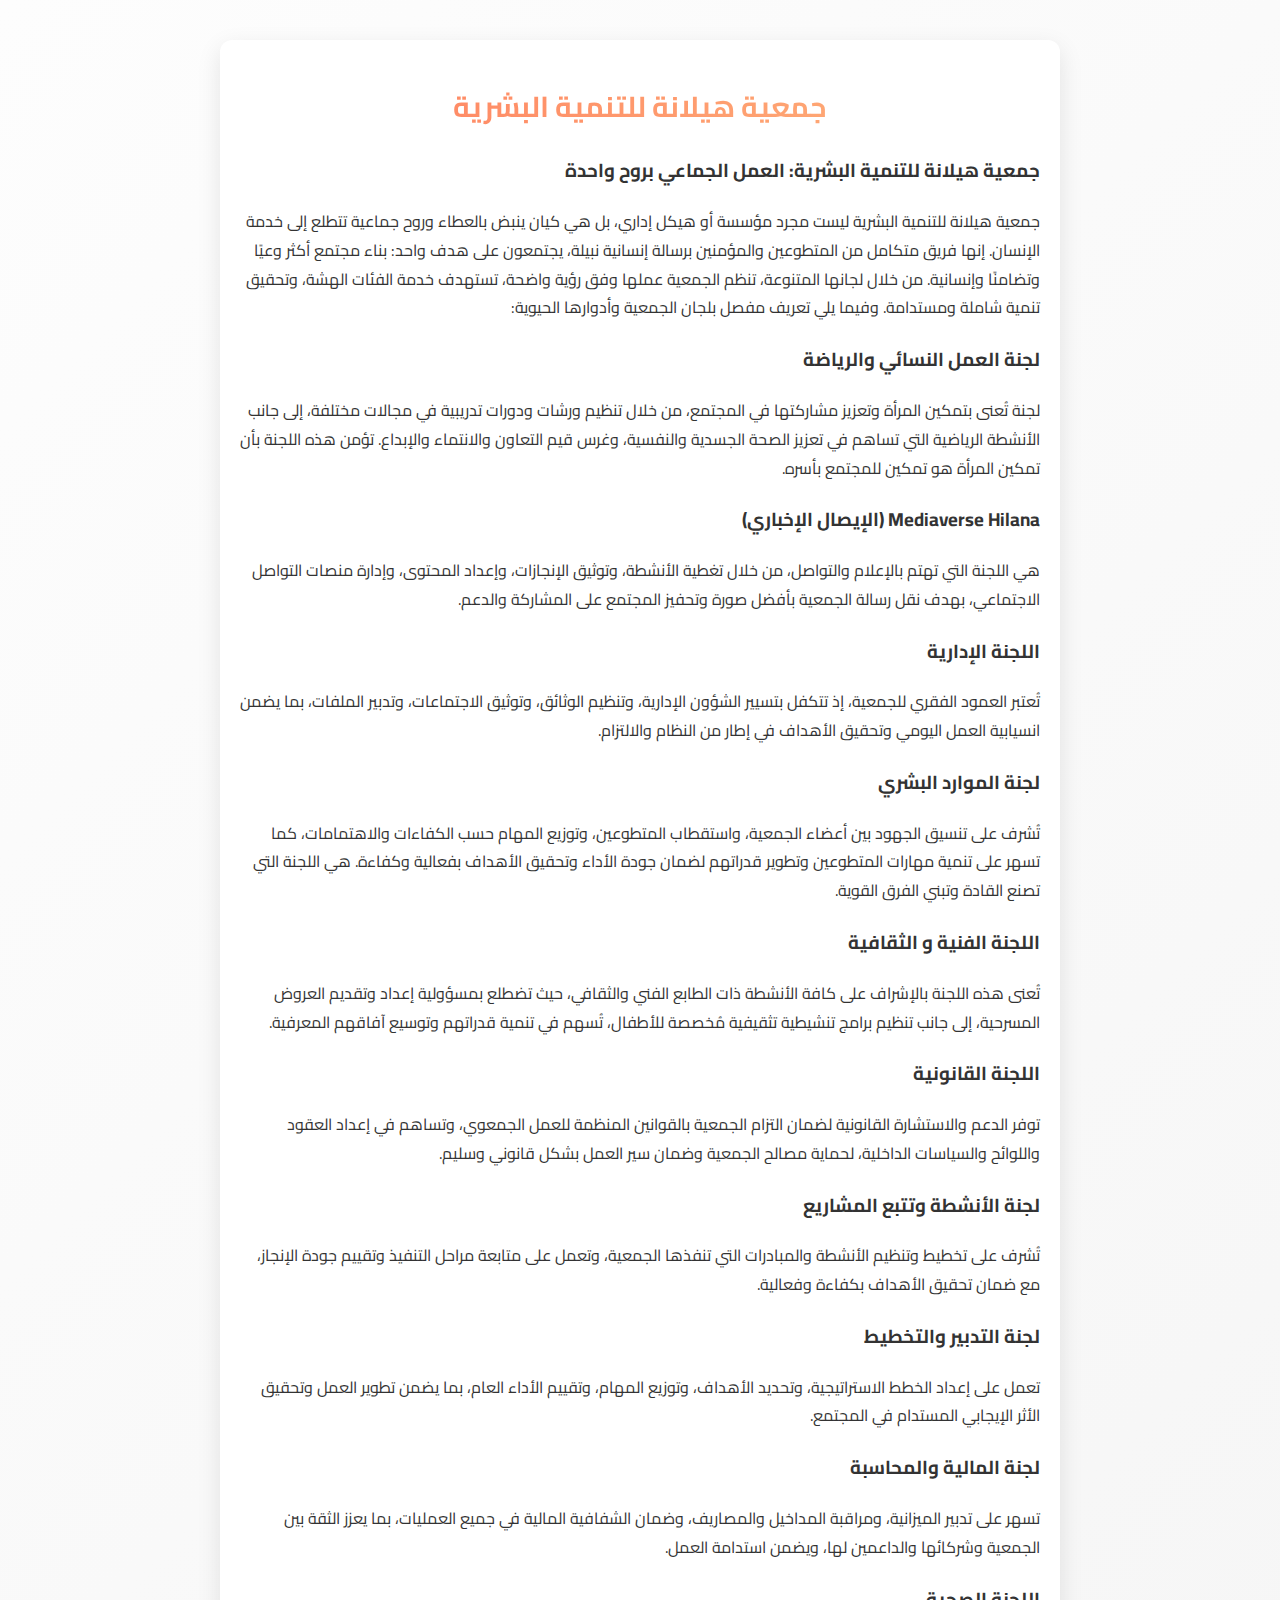
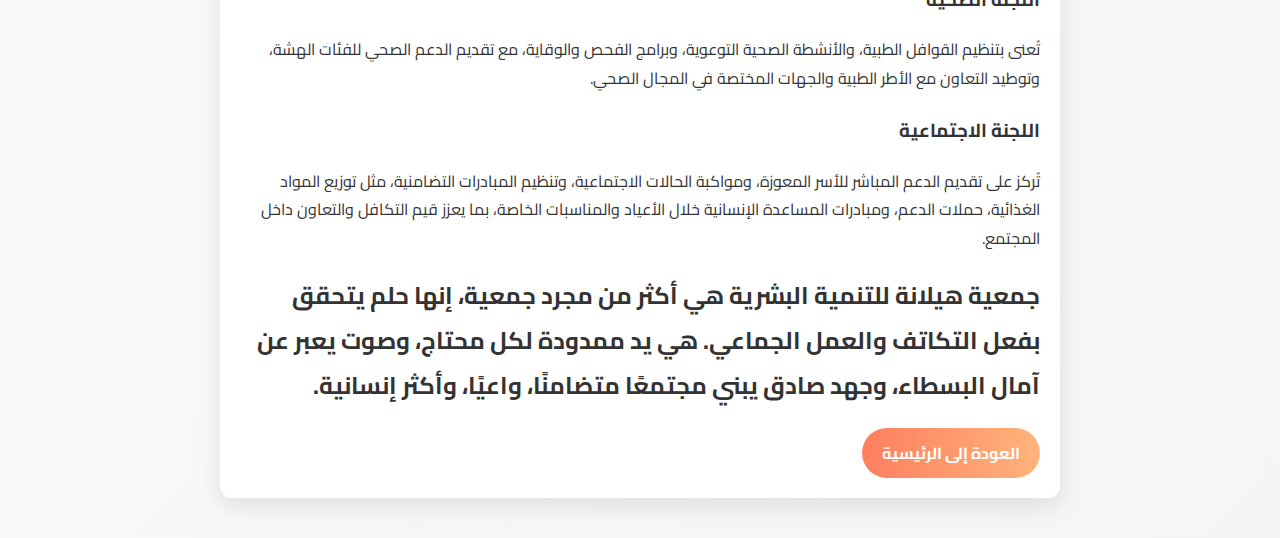
<file: about/index.html>
<!DOCTYPE html>
<html lang="ar" dir="rtl">
<head>
  <meta charset="UTF-8" />
  <meta name="viewport" content="width=device-width, initial-scale=1.0" />
  <title>المزيد عنا</title>
  <style>
    @import url('https://fonts.googleapis.com/css2?family=Cairo:wght@400;700&display=swap');

    :root {
      --primary-color: #ff7e5f;
      --secondary-color: #feb47b;
      --text-color: #333;
      --background-color: #fdfdfd;
      --accent-color: #ff9472;
    }

    body {
      font-family: 'Cairo', sans-serif;
      background: linear-gradient(135deg, #fdfdfd, #f5f5f5);
      color: var(--text-color);
      margin: 0;
      padding: 0;
    }

    .container {
      max-width: 800px;
      margin: 40px auto;
      padding: 20px;
      background: #fff;
      border-radius: 12px;
      box-shadow: 0 8px 24px rgba(0,0,0,0.1);
      transition: transform 0.3s ease, box-shadow 0.3s ease;
    }

    .container:hover {
      transform: translateY(-5px);
      box-shadow: 0 12px 32px rgba(0,0,0,0.15);
    }

    h1 {
      background: linear-gradient(90deg, var(--primary-color), var(--secondary-color));
      -webkit-background-clip: text;
      -webkit-text-fill-color: transparent;
      font-size: 1.8em;
      margin-bottom: 20px;
      text-align: center;
    }

    .news-meta {
      text-align: center;
      font-size: 0.9em;
      color: #777;
      margin-bottom: 20px;
    }

    .news-content p {
      line-height: 1.8;
      margin-bottom: 20px;
    }

    img {
      width: 100%;
      max-height: 400px;
      object-fit: cover;
      border-radius: 8px;
      margin-bottom: 20px;
      box-shadow: 0 4px 12px rgba(0,0,0,0.1);
    }

    .back-button {
      display: inline-block;
      padding: 10px 20px;
      background: linear-gradient(90deg, var(--primary-color), var(--secondary-color));
      color: #fff;
      text-decoration: none;
      border-radius: 30px;
      font-weight: bold;
      transition: background 0.3s ease, transform 0.2s ease;
    }

    .back-button:hover {
      transform: scale(1.05);
      background: linear-gradient(90deg, var(--secondary-color), var(--primary-color));
    }
  </style>
</head>
<body>
  <div class="container">
    <h1>جمعية هيلانة للتنمية البشرية</h1>
    

    <div class="news-meta">
    </div>

    <div class="news-content">
        <h3>جمعية هيلانة للتنمية البشرية: العمل الجماعي بروح واحدة</h3>
       <p>جمعية هيلانة للتنمية البشرية ليست مجرد مؤسسة أو هيكل إداري، بل هي كيان ينبض بالعطاء وروح جماعية تتطلع إلى خدمة الإنسان. إنها فريق متكامل من المتطوعين والمؤمنين برسالة إنسانية نبيلة، يجتمعون على هدف واحد: بناء مجتمع أكثر وعيًا وتضامنًا وإنسانية.
        من خلال لجانها المتنوعة، تنظم الجمعية عملها وفق رؤية واضحة، تستهدف خدمة الفئات الهشة، وتحقيق تنمية شاملة ومستدامة. وفيما يلي تعريف مفصل بلجان الجمعية وأدوارها الحيوية:</p>
        <h3>لجنة العمل النسائي والرياضة</h3>
        <p>لجنة تُعنى بتمكين المرأة وتعزيز مشاركتها في المجتمع، من خلال تنظيم ورشات ودورات تدريبية في مجالات مختلفة، إلى جانب الأنشطة الرياضية التي تساهم في تعزيز الصحة الجسدية والنفسية، وغرس قيم التعاون والانتماء والإبداع.
            تؤمن هذه اللجنة بأن تمكين المرأة هو تمكين للمجتمع بأسره.</p>
            <h3>Mediaverse Hilana (الإيصال الإخباري)</h3>
            <p>هي اللجنة التي تهتم بالإعلام والتواصل، من خلال تغطية الأنشطة، وتوثيق الإنجازات، وإعداد المحتوى، وإدارة منصات التواصل الاجتماعي، بهدف نقل رسالة الجمعية بأفضل صورة وتحفيز المجتمع على المشاركة والدعم.</p>
            <h3>اللجنة الإدارية</h3>
            <p>تُعتبر العمود الفقري للجمعية، إذ تتكفل بتسيير الشؤون الإدارية، وتنظيم الوثائق، وتوثيق الاجتماعات، وتدبير الملفات، بما يضمن انسيابية العمل اليومي وتحقيق الأهداف في إطار من النظام والالتزام.</p>
            <h3>لجنة الموارد البشري</h3>
            <p>تُشرف على تنسيق الجهود بين أعضاء الجمعية، واستقطاب المتطوعين، وتوزيع المهام حسب الكفاءات والاهتمامات، كما تسهر على تنمية مهارات المتطوعين وتطوير قدراتهم لضمان جودة الأداء وتحقيق الأهداف بفعالية وكفاءة.
                هي اللجنة التي تصنع القادة وتبني الفرق القوية.</p>
            <h3>اللجنة الفنية و الثقافية</h3>
            <p>تُعنى هذه اللجنة بالإشراف على كافة الأنشطة ذات الطابع الفني والثقافي، حيث تضطلع بمسؤولية إعداد وتقديم العروض المسرحية، إلى جانب تنظيم برامج تنشيطية تثقيفية مُخصصة للأطفال، تُسهم في تنمية قدراتهم وتوسيع آفاقهم المعرفية.</p>
            <h3>اللجنة القانونية</h3>
            <p>توفر الدعم والاستشارة القانونية لضمان التزام الجمعية بالقوانين المنظمة للعمل الجمعوي، وتساهم في إعداد العقود واللوائح والسياسات الداخلية، لحماية مصالح الجمعية وضمان سير العمل بشكل قانوني وسليم.</p>
            <h3>لجنة الأنشطة وتتبع المشاريع</h3>
            <p>تُشرف على تخطيط وتنظيم الأنشطة والمبادرات التي تنفذها الجمعية، وتعمل على متابعة مراحل التنفيذ وتقييم جودة الإنجاز، مع ضمان تحقيق الأهداف بكفاءة وفعالية.</p>
            <h3>لجنة التدبير والتخطيط</h3>
            <p>تعمل على إعداد الخطط الاستراتيجية، وتحديد الأهداف، وتوزيع المهام، وتقييم الأداء العام، بما يضمن تطوير العمل وتحقيق الأثر الإيجابي المستدام في المجتمع.</p>
            <h3>لجنة المالية والمحاسبة</h3>
            <p>تسهر على تدبير الميزانية، ومراقبة المداخيل والمصاريف، وضمان الشفافية المالية في جميع العمليات، بما يعزز الثقة بين الجمعية وشركائها والداعمين لها، ويضمن استدامة العمل.</p>
            <h3>اللجنة الصحية</h3>
            <p>تُعنى بتنظيم القوافل الطبية، والأنشطة الصحية التوعوية، وبرامج الفحص والوقاية، مع تقديم الدعم الصحي للفئات الهشة، وتوطيد التعاون مع الأطر الطبية والجهات المختصة في المجال الصحي.</p>
            <h3>اللجنة الاجتماعية</h3>
            <p>تُركز على تقديم الدعم المباشر للأسر المعوزة، ومواكبة الحالات الاجتماعية، وتنظيم المبادرات التضامنية، مثل توزيع المواد الغذائية، حملات الدعم، ومبادرات المساعدة الإنسانية خلال الأعياد والمناسبات الخاصة، بما يعزز قيم التكافل والتعاون داخل المجتمع.</p>
            <h2>جمعية هيلانة للتنمية البشرية هي أكثر من مجرد جمعية، إنها حلم يتحقق بفعل التكاتف والعمل الجماعي. هي يد ممدودة لكل محتاج، وصوت يعبر عن آمال البسطاء، وجهد صادق يبني مجتمعًا متضامنًا، واعيًا، وأكثر إنسانية.</h2>
    </div>

    <a href="index.html" class="back-button">العودة إلى الرئيسية</a>
  </div>
</body>
</html>
</file>
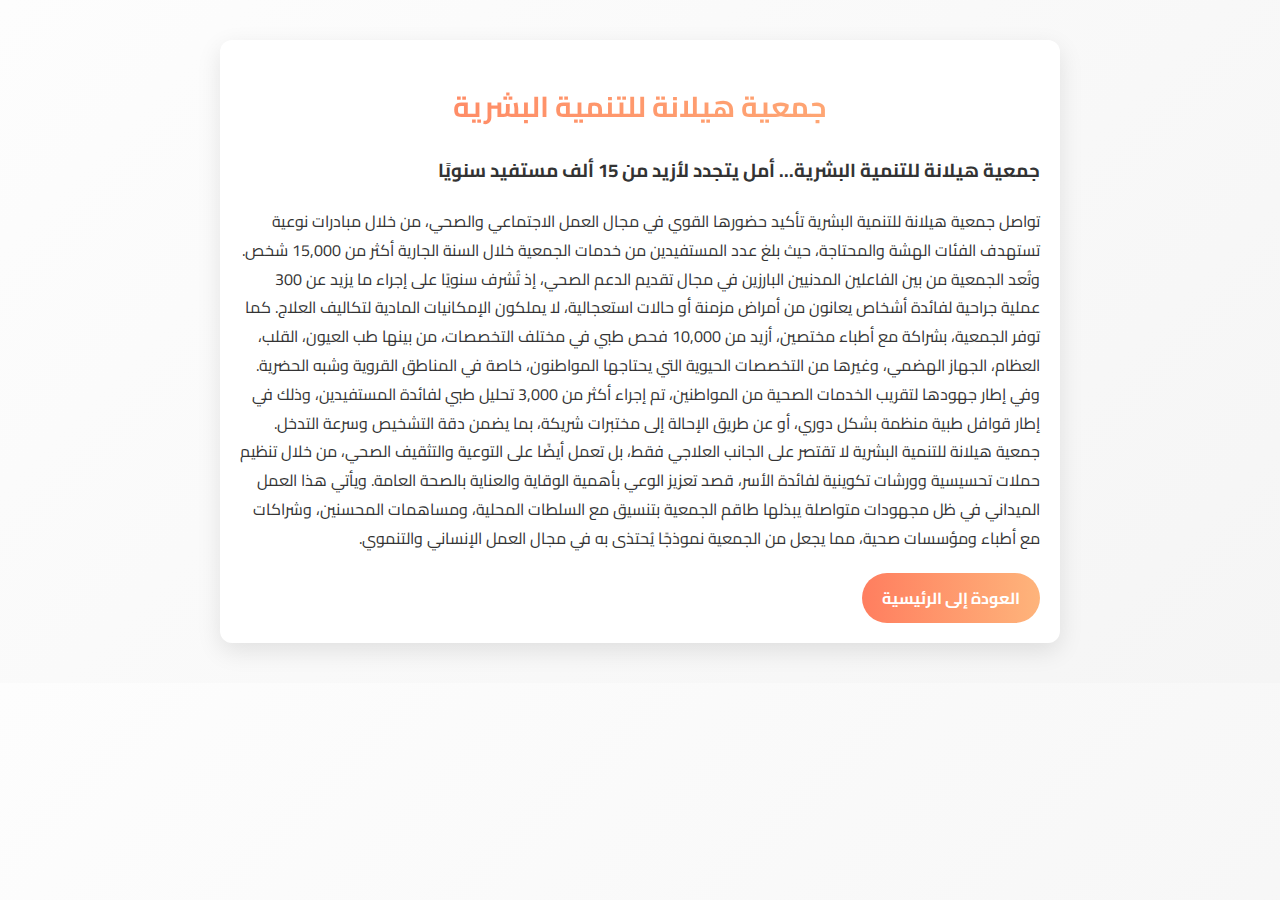
<file: beneficiaries/index.html>
<!DOCTYPE html>
<html lang="ar" dir="rtl">
<head>
  <meta charset="UTF-8" />
  <meta name="viewport" content="width=device-width, initial-scale=1.0" />
  <title>المستفيدين</title>
  <style>
    @import url('https://fonts.googleapis.com/css2?family=Cairo:wght@400;700&display=swap');

    :root {
      --primary-color: #ff7e5f;
      --secondary-color: #feb47b;
      --text-color: #333;
      --background-color: #fdfdfd;
      --accent-color: #ff9472;
    }

    body {
      font-family: 'Cairo', sans-serif;
      background: linear-gradient(135deg, #fdfdfd, #f5f5f5);
      color: var(--text-color);
      margin: 0;
      padding: 0;
    }

    .container {
      max-width: 800px;
      margin: 40px auto;
      padding: 20px;
      background: #fff;
      border-radius: 12px;
      box-shadow: 0 8px 24px rgba(0,0,0,0.1);
      transition: transform 0.3s ease, box-shadow 0.3s ease;
    }

    .container:hover {
      transform: translateY(-5px);
      box-shadow: 0 12px 32px rgba(0,0,0,0.15);
    }

    h1 {
      background: linear-gradient(90deg, var(--primary-color), var(--secondary-color));
      -webkit-background-clip: text;
      -webkit-text-fill-color: transparent;
      font-size: 1.8em;
      margin-bottom: 20px;
      text-align: center;
    }

    .news-meta {
      text-align: center;
      font-size: 0.9em;
      color: #777;
      margin-bottom: 20px;
    }

    .news-content p {
      line-height: 1.8;
      margin-bottom: 20px;
    }

    img {
      width: 100%;
      max-height: 400px;
      object-fit: cover;
      border-radius: 8px;
      margin-bottom: 20px;
      box-shadow: 0 4px 12px rgba(0,0,0,0.1);
    }

    .back-button {
      display: inline-block;
      padding: 10px 20px;
      background: linear-gradient(90deg, var(--primary-color), var(--secondary-color));
      color: #fff;
      text-decoration: none;
      border-radius: 30px;
      font-weight: bold;
      transition: background 0.3s ease, transform 0.2s ease;
    }

    .back-button:hover {
      transform: scale(1.05);
      background: linear-gradient(90deg, var(--secondary-color), var(--primary-color));
    }
  </style>
</head>
<body>
  <div class="container">
    <h1>جمعية هيلانة للتنمية البشرية</h1>
    

    <div class="news-meta">
    </div>

    <div class="news-content">
        <h3>جمعية هيلانة للتنمية البشرية... أمل يتجدد لأزيد من 15 ألف مستفيد سنويًا</h3>
        <p>تواصل جمعية هيلانة للتنمية البشرية تأكيد حضورها القوي في مجال العمل الاجتماعي والصحي، من خلال مبادرات نوعية تستهدف الفئات الهشة والمحتاجة، حيث بلغ عدد المستفيدين من خدمات الجمعية خلال السنة الجارية أكثر من 15,000 شخص. وتُعد الجمعية من بين الفاعلين المدنيين البارزين في مجال تقديم الدعم الصحي، إذ تُشرف سنويًا على إجراء ما يزيد عن 300 عملية جراحية لفائدة أشخاص يعانون من أمراض مزمنة أو حالات استعجالية، لا يملكون الإمكانيات المادية لتكاليف العلاج. كما توفر الجمعية، بشراكة مع أطباء مختصين، أزيد من 10,000 فحص طبي في مختلف التخصصات، من بينها طب العيون، القلب، العظام، الجهاز الهضمي، وغيرها من التخصصات الحيوية التي يحتاجها المواطنون، خاصة في المناطق القروية وشبه الحضرية. وفي إطار جهودها لتقريب الخدمات الصحية من المواطنين، تم إجراء أكثر من 3,000 تحليل طبي لفائدة المستفيدين، وذلك في إطار قوافل طبية منظمة بشكل دوري، أو عن طريق الإحالة إلى مختبرات شريكة، بما يضمن دقة التشخيص وسرعة التدخل. جمعية هيلانة للتنمية البشرية لا تقتصر على الجانب العلاجي فقط، بل تعمل أيضًا على التوعية والتثقيف الصحي، من خلال تنظيم حملات تحسيسية وورشات تكوينية لفائدة الأسر، قصد تعزيز الوعي بأهمية الوقاية والعناية بالصحة العامة. ويأتي هذا العمل الميداني في ظل مجهودات متواصلة يبذلها طاقم الجمعية بتنسيق مع السلطات المحلية، ومساهمات المحسنين، وشراكات مع أطباء ومؤسسات صحية، مما يجعل من الجمعية نموذجًا يُحتذى به في مجال العمل الإنساني والتنموي.</p>
    </div>

    <a href="index.html" class="back-button">العودة إلى الرئيسية</a>
  </div>
</body>
</html>
</file>
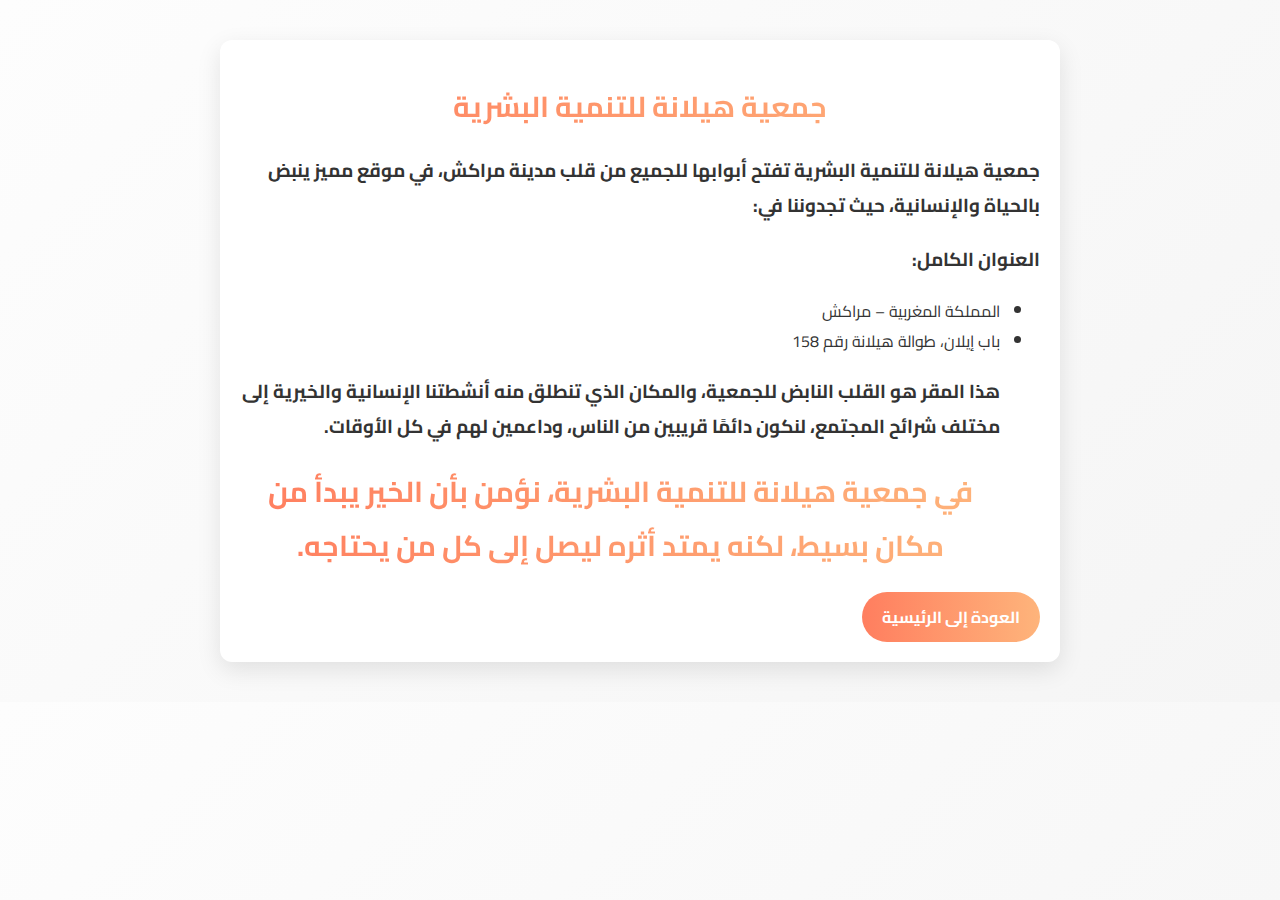
<file: branches/index.html>
<!DOCTYPE html>
<html lang="ar" dir="rtl">
<head>
  <meta charset="UTF-8" />
  <meta name="viewport" content="width=device-width, initial-scale=1.0" />
  <title>فرعنا</title>
  <style>
    @import url('https://fonts.googleapis.com/css2?family=Cairo:wght@400;700&display=swap');

    :root {
      --primary-color: #ff7e5f;
      --secondary-color: #feb47b;
      --text-color: #333;
      --background-color: #fdfdfd;
      --accent-color: #ff9472;
    }

    body {
      font-family: 'Cairo', sans-serif;
      background: linear-gradient(135deg, #fdfdfd, #f5f5f5);
      color: var(--text-color);
      margin: 0;
      padding: 0;
    }

    .container {
      max-width: 800px;
      margin: 40px auto;
      padding: 20px;
      background: #fff;
      border-radius: 12px;
      box-shadow: 0 8px 24px rgba(0,0,0,0.1);
      transition: transform 0.3s ease, box-shadow 0.3s ease;
    }

    .container:hover {
      transform: translateY(-5px);
      box-shadow: 0 12px 32px rgba(0,0,0,0.15);
    }

    h1 {
      background: linear-gradient(90deg, var(--primary-color), var(--secondary-color));
      -webkit-background-clip: text;
      -webkit-text-fill-color: transparent;
      font-size: 1.8em;
      margin-bottom: 20px;
      text-align: center;
    }

    .news-meta {
      text-align: center;
      font-size: 0.9em;
      color: #777;
      margin-bottom: 20px;
    }

    .news-content p {
      line-height: 1.8;
      margin-bottom: 20px;
    }

    img {
      width: 100%;
      max-height: 400px;
      object-fit: cover;
      border-radius: 8px;
      margin-bottom: 20px;
      box-shadow: 0 4px 12px rgba(0,0,0,0.1);
    }

    .back-button {
      display: inline-block;
      padding: 10px 20px;
      background: linear-gradient(90deg, var(--primary-color), var(--secondary-color));
      color: #fff;
      text-decoration: none;
      border-radius: 30px;
      font-weight: bold;
      transition: background 0.3s ease, transform 0.2s ease;
    }

    .back-button:hover {
      transform: scale(1.05);
      background: linear-gradient(90deg, var(--secondary-color), var(--primary-color));
    }
  </style>
</head>
<body>
  <div class="container">
    <h1>جمعية هيلانة للتنمية البشرية</h1>
    

    <div class="news-meta">
    </div>

    <div class="news-content">
        <h3>جمعية هيلانة للتنمية البشرية تفتح أبوابها للجميع من قلب مدينة مراكش، في موقع مميز ينبض بالحياة والإنسانية، حيث تجدوننا في:</h3>
        <h3> العنوان الكامل:</h3>
        <ul>
            <li>المملكة المغربية – مراكش</li>
            <li>باب إيلان، طوالة هيلانة رقم 158</li>
            <h3>هذا المقر هو القلب النابض للجمعية، والمكان الذي تنطلق منه أنشطتنا الإنسانية والخيرية إلى مختلف شرائح المجتمع، لنكون دائمًا قريبين من الناس، وداعمين لهم في كل الأوقات.</h3>
            <h1>في جمعية هيلانة للتنمية البشرية، نؤمن بأن الخير يبدأ من مكان بسيط، لكنه يمتد أثره ليصل إلى كل من يحتاجه.

            </h1>
        </ul>

    </div>

    <a href="index.html" class="back-button">العودة إلى الرئيسية</a>
  </div>
</body>
</html>
</file>
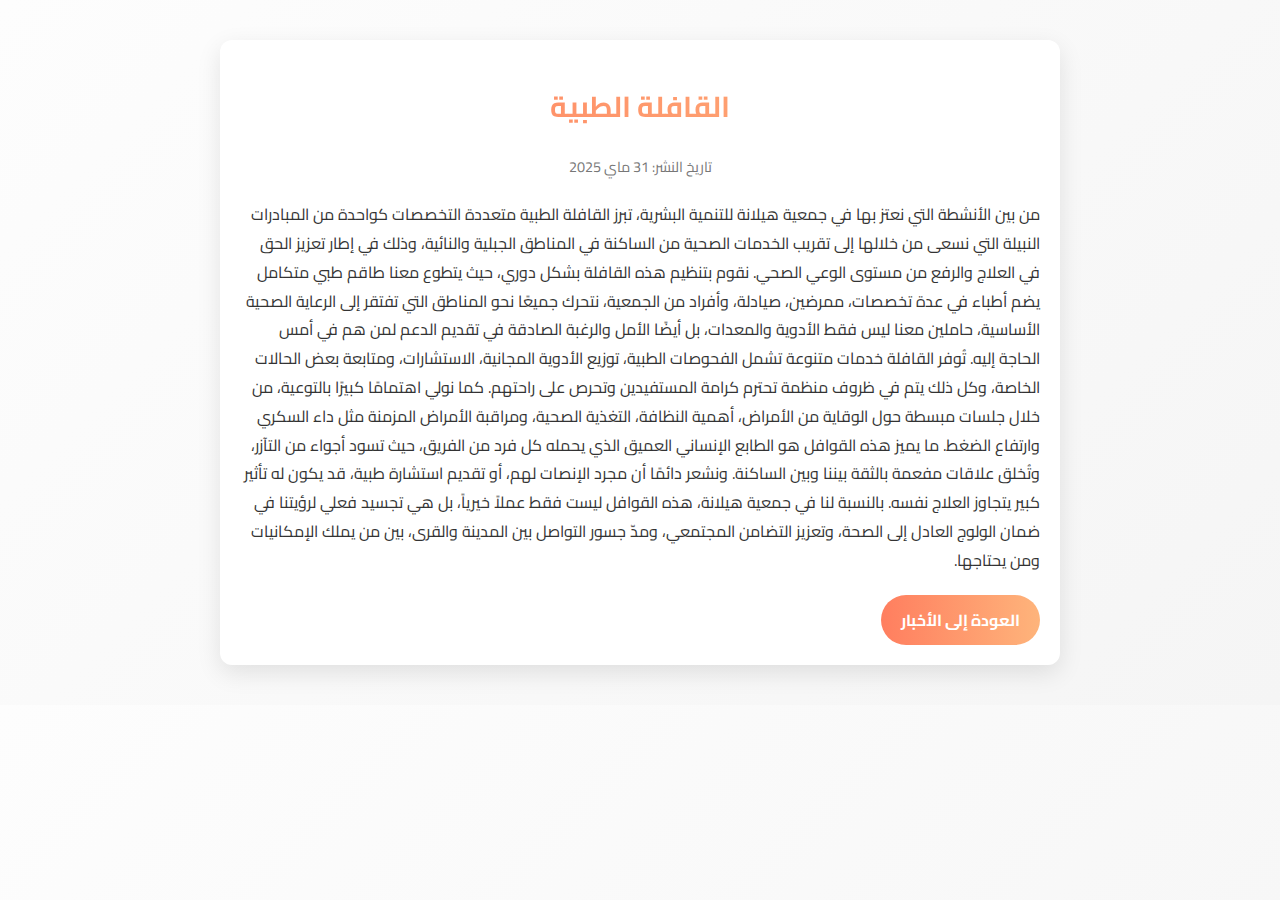
<file: Caravane/index.html>
<!DOCTYPE html>
<html lang="ar" dir="rtl">
<head>
  <meta charset="UTF-8" />
  <meta name="viewport" content="width=device-width, initial-scale=1.0" />
  <title>القافلة الطبية</title>
  <style>
    @import url('https://fonts.googleapis.com/css2?family=Cairo:wght@400;700&display=swap');

    :root {
      --primary-color: #ff7e5f;
      --secondary-color: #feb47b;
      --text-color: #333;
      --background-color: #fdfdfd;
      --accent-color: #ff9472;
    }

    body {
      font-family: 'Cairo', sans-serif;
      background: linear-gradient(135deg, #fdfdfd, #f5f5f5);
      color: var(--text-color);
      margin: 0;
      padding: 0;
    }

    .container {
      max-width: 800px;
      margin: 40px auto;
      padding: 20px;
      background: #fff;
      border-radius: 12px;
      box-shadow: 0 8px 24px rgba(0,0,0,0.1);
      transition: transform 0.3s ease, box-shadow 0.3s ease;
    }

    .container:hover {
      transform: translateY(-5px);
      box-shadow: 0 12px 32px rgba(0,0,0,0.15);
    }

    h1 {
      background: linear-gradient(90deg, var(--primary-color), var(--secondary-color));
      -webkit-background-clip: text;
      -webkit-text-fill-color: transparent;
      font-size: 1.8em;
      margin-bottom: 20px;
      text-align: center;
    }

    .news-meta {
      text-align: center;
      font-size: 0.9em;
      color: #777;
      margin-bottom: 20px;
    }

    .news-content p {
      line-height: 1.8;
      margin-bottom: 20px;
    }

    img {
      width: 100%;
      max-height: 400px;
      object-fit: cover;
      border-radius: 8px;
      margin-bottom: 20px;
      box-shadow: 0 4px 12px rgba(0,0,0,0.1);
    }

    .back-button {
      display: inline-block;
      padding: 10px 20px;
      background: linear-gradient(90deg, var(--primary-color), var(--secondary-color));
      color: #fff;
      text-decoration: none;
      border-radius: 30px;
      font-weight: bold;
      transition: background 0.3s ease, transform 0.2s ease;
    }

    .back-button:hover {
      transform: scale(1.05);
      background: linear-gradient(90deg, var(--secondary-color), var(--primary-color));
    }
  </style>
</head>
<body>
  <div class="container">
    <h1>القافلة الطبية</h1>
    

    <div class="news-meta">
      <span>تاريخ النشر: 31 ماي 2025</span>
    </div>

    <div class="news-content">
      <p>من بين الأنشطة التي نعتز بها في جمعية هيلانة للتنمية البشرية، تبرز القافلة الطبية متعددة التخصصات كواحدة من المبادرات النبيلة التي نسعى من خلالها إلى تقريب الخدمات الصحية من الساكنة في المناطق الجبلية والنائية، وذلك في إطار تعزيز الحق في العلاج والرفع من مستوى الوعي الصحي.

        نقوم بتنظيم هذه القافلة بشكل دوري، حيث يتطوع معنا طاقم طبي متكامل يضم أطباء في عدة تخصصات، ممرضين، صيادلة، وأفراد من الجمعية، نتحرك جميعًا نحو المناطق التي تفتقر إلى الرعاية الصحية الأساسية، حاملين معنا ليس فقط الأدوية والمعدات، بل أيضًا الأمل والرغبة الصادقة في تقديم الدعم لمن هم في أمس الحاجة إليه.
        
        تُوفر القافلة خدمات متنوعة تشمل الفحوصات الطبية، توزيع الأدوية المجانية، الاستشارات، ومتابعة بعض الحالات الخاصة، وكل ذلك يتم في ظروف منظمة تحترم كرامة المستفيدين وتحرص على راحتهم. كما نولي اهتمامًا كبيرًا بالتوعية، من خلال جلسات مبسطة حول الوقاية من الأمراض، أهمية النظافة، التغذية الصحية، ومراقبة الأمراض المزمنة مثل داء السكري وارتفاع الضغط.
        
        ما يميز هذه القوافل هو الطابع الإنساني العميق الذي يحمله كل فرد من الفريق، حيث تسود أجواء من التآزر، وتُخلق علاقات مفعمة بالثقة بيننا وبين الساكنة. ونشعر دائمًا أن مجرد الإنصات لهم، أو تقديم استشارة طبية، قد يكون له تأثير كبير يتجاوز العلاج نفسه.
        
        بالنسبة لنا في جمعية هيلانة، هذه القوافل ليست فقط عملاً خيرياً، بل هي تجسيد فعلي لرؤيتنا في ضمان الولوج العادل إلى الصحة، وتعزيز التضامن المجتمعي، ومدّ جسور التواصل بين المدينة والقرى، بين من يملك الإمكانيات ومن يحتاجها.</p>
    </div>

    <a href="index.html" class="back-button">العودة إلى الأخبار</a>
  </div>
</body>
</html>
</file>
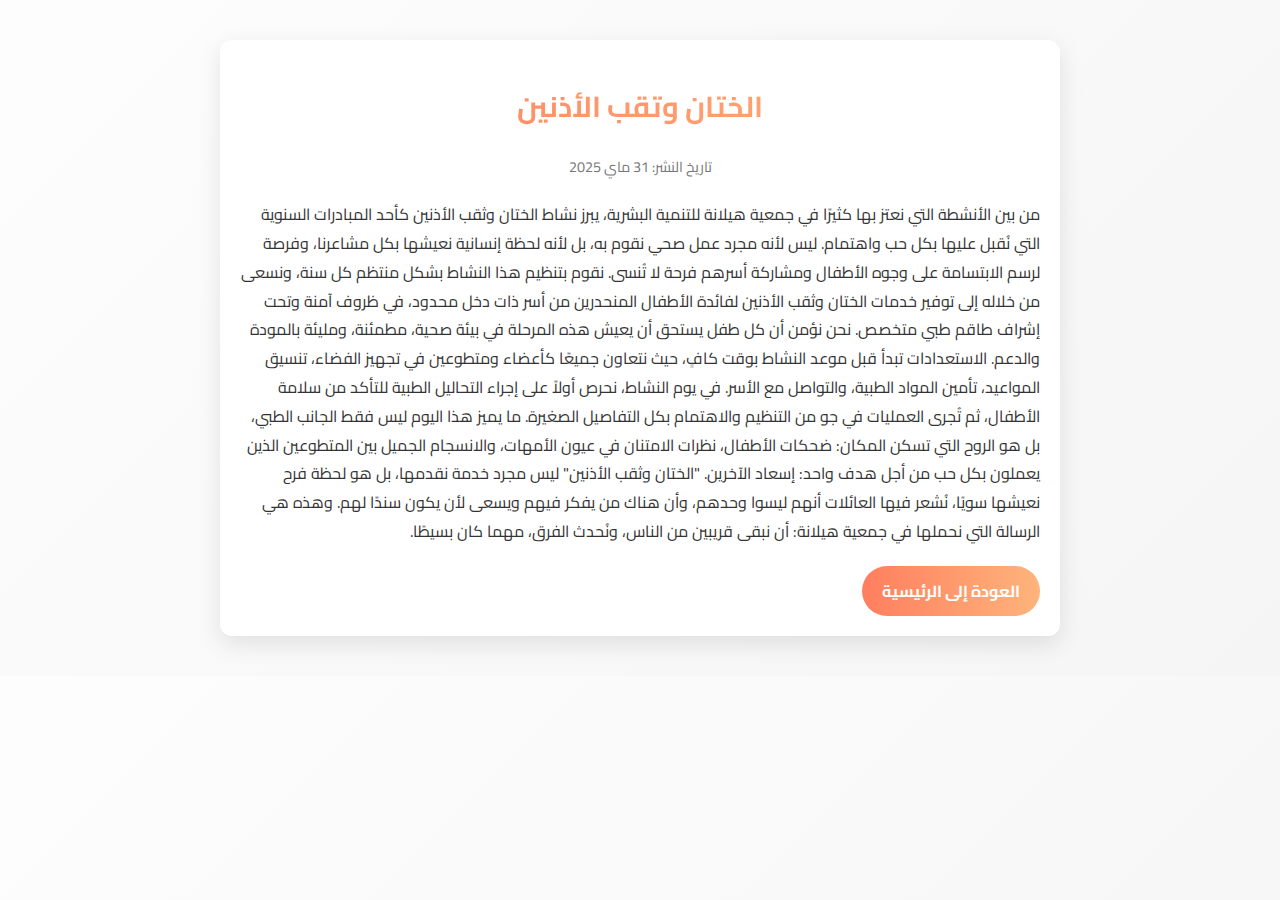
<file: Circumision/index.html>
<!DOCTYPE html>
<html lang="ar" dir="rtl">
<head>
  <meta charset="UTF-8" />
  <meta name="viewport" content="width=device-width, initial-scale=1.0" />
  <title>الختان وتقب الأذنين</title>
  <style>
    @import url('https://fonts.googleapis.com/css2?family=Cairo:wght@400;700&display=swap');

    :root {
      --primary-color: #ff7e5f;
      --secondary-color: #feb47b;
      --text-color: #333;
      --background-color: #fdfdfd;
      --accent-color: #ff9472;
    }

    body {
      font-family: 'Cairo', sans-serif;
      background: linear-gradient(135deg, #fdfdfd, #f5f5f5);
      color: var(--text-color);
      margin: 0;
      padding: 0;
    }

    .container {
      max-width: 800px;
      margin: 40px auto;
      padding: 20px;
      background: #fff;
      border-radius: 12px;
      box-shadow: 0 8px 24px rgba(0,0,0,0.1);
      transition: transform 0.3s ease, box-shadow 0.3s ease;
    }

    .container:hover {
      transform: translateY(-5px);
      box-shadow: 0 12px 32px rgba(0,0,0,0.15);
    }

    h1 {
      background: linear-gradient(90deg, var(--primary-color), var(--secondary-color));
      -webkit-background-clip: text;
      -webkit-text-fill-color: transparent;
      font-size: 1.8em;
      margin-bottom: 20px;
      text-align: center;
    }

    .news-meta {
      text-align: center;
      font-size: 0.9em;
      color: #777;
      margin-bottom: 20px;
    }

    .news-content p {
      line-height: 1.8;
      margin-bottom: 20px;
    }

    img {
      width: 100%;
      max-height: 400px;
      object-fit: cover;
      border-radius: 8px;
      margin-bottom: 20px;
      box-shadow: 0 4px 12px rgba(0,0,0,0.1);
    }

    .back-button {
      display: inline-block;
      padding: 10px 20px;
      background: linear-gradient(90deg, var(--primary-color), var(--secondary-color));
      color: #fff;
      text-decoration: none;
      border-radius: 30px;
      font-weight: bold;
      transition: background 0.3s ease, transform 0.2s ease;
    }

    .back-button:hover {
      transform: scale(1.05);
      background: linear-gradient(90deg, var(--secondary-color), var(--primary-color));
    }
  </style>
</head>
<body>
  <div class="container">
    <h1>الختان وتقب الأذنين</h1>
    

    <div class="news-meta">
      <span>تاريخ النشر: 31 ماي 2025</span>
    </div>

    <div class="news-content">
        <p>من بين الأنشطة التي نعتز بها كثيرًا في جمعية هيلانة للتنمية البشرية، يبرز نشاط الختان وثقب الأذنين كأحد المبادرات السنوية التي نُقبل عليها بكل حب واهتمام. ليس لأنه مجرد عمل صحي نقوم به، بل لأنه لحظة إنسانية نعيشها بكل مشاعرنا، وفرصة لرسم الابتسامة على وجوه الأطفال ومشاركة أسرهم فرحة لا تُنسى.

            نقوم بتنظيم هذا النشاط بشكل منتظم كل سنة، ونسعى من خلاله إلى توفير خدمات الختان وثقب الأذنين لفائدة الأطفال المنحدرين من أسر ذات دخل محدود، في ظروف آمنة وتحت إشراف طاقم طبي متخصص. نحن نؤمن أن كل طفل يستحق أن يعيش هذه المرحلة في بيئة صحية، مطمئنة، ومليئة بالمودة والدعم.
            
            الاستعدادات تبدأ قبل موعد النشاط بوقت كافٍ، حيث نتعاون جميعًا كأعضاء ومتطوعين في تجهيز الفضاء، تنسيق المواعيد، تأمين المواد الطبية، والتواصل مع الأسر. في يوم النشاط، نحرص أولاً على إجراء التحاليل الطبية للتأكد من سلامة الأطفال، ثم تُجرى العمليات في جو من التنظيم والاهتمام بكل التفاصيل الصغيرة.
            
            ما يميز هذا اليوم ليس فقط الجانب الطبي، بل هو الروح التي تسكن المكان: ضحكات الأطفال، نظرات الامتنان في عيون الأمهات، والانسجام الجميل بين المتطوعين الذين يعملون بكل حب من أجل هدف واحد: إسعاد الآخرين.
            
            "الختان وثقب الأذنين" ليس مجرد خدمة نقدمها، بل هو لحظة فرح نعيشها سويًا، نُشعر فيها العائلات أنهم ليسوا وحدهم، وأن هناك من يفكر فيهم ويسعى لأن يكون سندًا لهم. وهذه هي الرسالة التي نحملها في جمعية هيلانة: أن نبقى قريبين من الناس، ونُحدث الفرق، مهما كان بسيطًا.</p>
    </div>

    <a href="index.html" class="back-button">العودة إلى الرئيسية</a>
  </div>
</body>
</html>
</file>
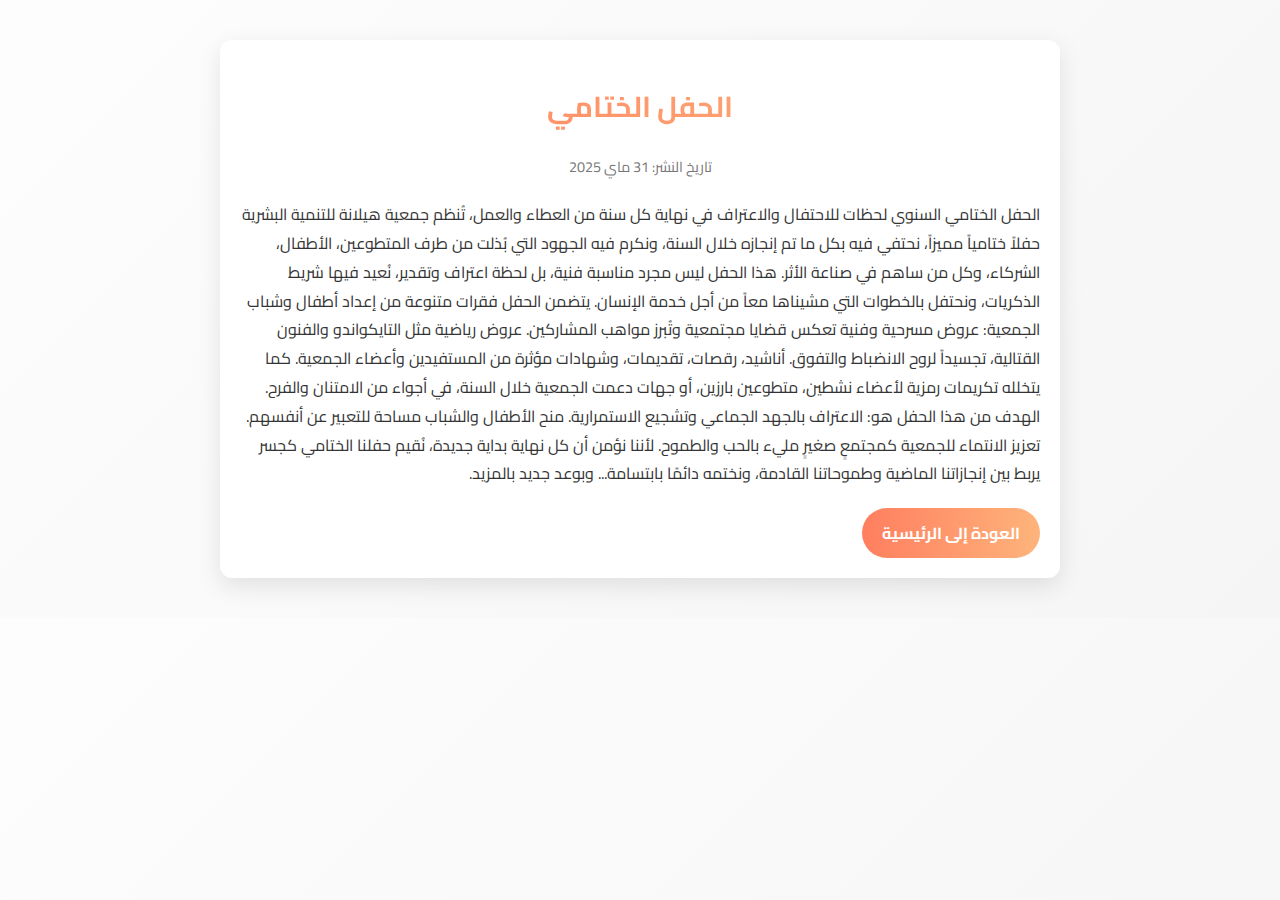
<file: Cérémonie/index.html>
<!DOCTYPE html>
<html lang="ar" dir="rtl">
<head>
  <meta charset="UTF-8" />
  <meta name="viewport" content="width=device-width, initial-scale=1.0" />
  <title>الحفل الختامي</title>
  <style>
    @import url('https://fonts.googleapis.com/css2?family=Cairo:wght@400;700&display=swap');

    :root {
      --primary-color: #ff7e5f;
      --secondary-color: #feb47b;
      --text-color: #333;
      --background-color: #fdfdfd;
      --accent-color: #ff9472;
    }

    body {
      font-family: 'Cairo', sans-serif;
      background: linear-gradient(135deg, #fdfdfd, #f5f5f5);
      color: var(--text-color);
      margin: 0;
      padding: 0;
    }

    .container {
      max-width: 800px;
      margin: 40px auto;
      padding: 20px;
      background: #fff;
      border-radius: 12px;
      box-shadow: 0 8px 24px rgba(0,0,0,0.1);
      transition: transform 0.3s ease, box-shadow 0.3s ease;
    }

    .container:hover {
      transform: translateY(-5px);
      box-shadow: 0 12px 32px rgba(0,0,0,0.15);
    }

    h1 {
      background: linear-gradient(90deg, var(--primary-color), var(--secondary-color));
      -webkit-background-clip: text;
      -webkit-text-fill-color: transparent;
      font-size: 1.8em;
      margin-bottom: 20px;
      text-align: center;
    }

    .news-meta {
      text-align: center;
      font-size: 0.9em;
      color: #777;
      margin-bottom: 20px;
    }

    .news-content p {
      line-height: 1.8;
      margin-bottom: 20px;
    }

    img {
      width: 100%;
      max-height: 400px;
      object-fit: cover;
      border-radius: 8px;
      margin-bottom: 20px;
      box-shadow: 0 4px 12px rgba(0,0,0,0.1);
    }

    .back-button {
      display: inline-block;
      padding: 10px 20px;
      background: linear-gradient(90deg, var(--primary-color), var(--secondary-color));
      color: #fff;
      text-decoration: none;
      border-radius: 30px;
      font-weight: bold;
      transition: background 0.3s ease, transform 0.2s ease;
    }

    .back-button:hover {
      transform: scale(1.05);
      background: linear-gradient(90deg, var(--secondary-color), var(--primary-color));
    }
  </style>
</head>
<body>
  <div class="container">
    <h1>الحفل الختامي</h1>
    

    <div class="news-meta">
      <span>تاريخ النشر: 31 ماي 2025</span>
    </div>

    <div class="news-content">
      <p>الحفل الختامي السنوي  لحظات للاحتفال والاعتراف

        في نهاية كل سنة من العطاء والعمل، تُنظم جمعية هيلانة للتنمية البشرية حفلاً ختامياً مميزاً، نحتفي فيه بكل ما تم إنجازه خلال السنة، ونكرم فيه الجهود التي بُذلت من طرف المتطوعين، الأطفال، الشركاء، وكل من ساهم في صناعة الأثر.
        
        هذا الحفل ليس مجرد مناسبة فنية، بل لحظة اعتراف وتقدير، نُعيد فيها شريط الذكريات، ونحتفل بالخطوات التي مشيناها معاً من أجل خدمة الإنسان.
        
         يتضمن الحفل فقرات متنوعة من إعداد أطفال وشباب الجمعية:
        
        عروض مسرحية وفنية تعكس قضايا مجتمعية وتُبرز مواهب المشاركين.
        
        عروض رياضية مثل التايكواندو والفنون القتالية، تجسيداً لروح الانضباط والتفوق.
        
        أناشيد، رقصات، تقديمات، وشهادات مؤثرة من المستفيدين وأعضاء الجمعية.
        
        
         كما يتخلله تكريمات رمزية لأعضاء نشطين، متطوعين بارزين، أو جهات دعمت الجمعية خلال السنة، في أجواء من الامتنان والفرح.
        
         الهدف من هذا الحفل هو:
        
        الاعتراف بالجهد الجماعي وتشجيع الاستمرارية.
        
        منح الأطفال والشباب مساحة للتعبير عن أنفسهم.
        
        تعزيز الانتماء للجمعية كمجتمعٍ صغيرٍ مليء بالحب والطموح.
        
        
        لأننا نؤمن أن كل نهاية بداية جديدة، نُقيم حفلنا الختامي كجسر يربط بين إنجازاتنا الماضية وطموحاتنا القادمة، ونختمه دائمًا بابتسامة... وبوعد جديد بالمزيد.</p>
    </div>

    <a href="index.html" class="back-button">العودة إلى الرئيسية</a>
  </div>
</body>
</html>
</file>
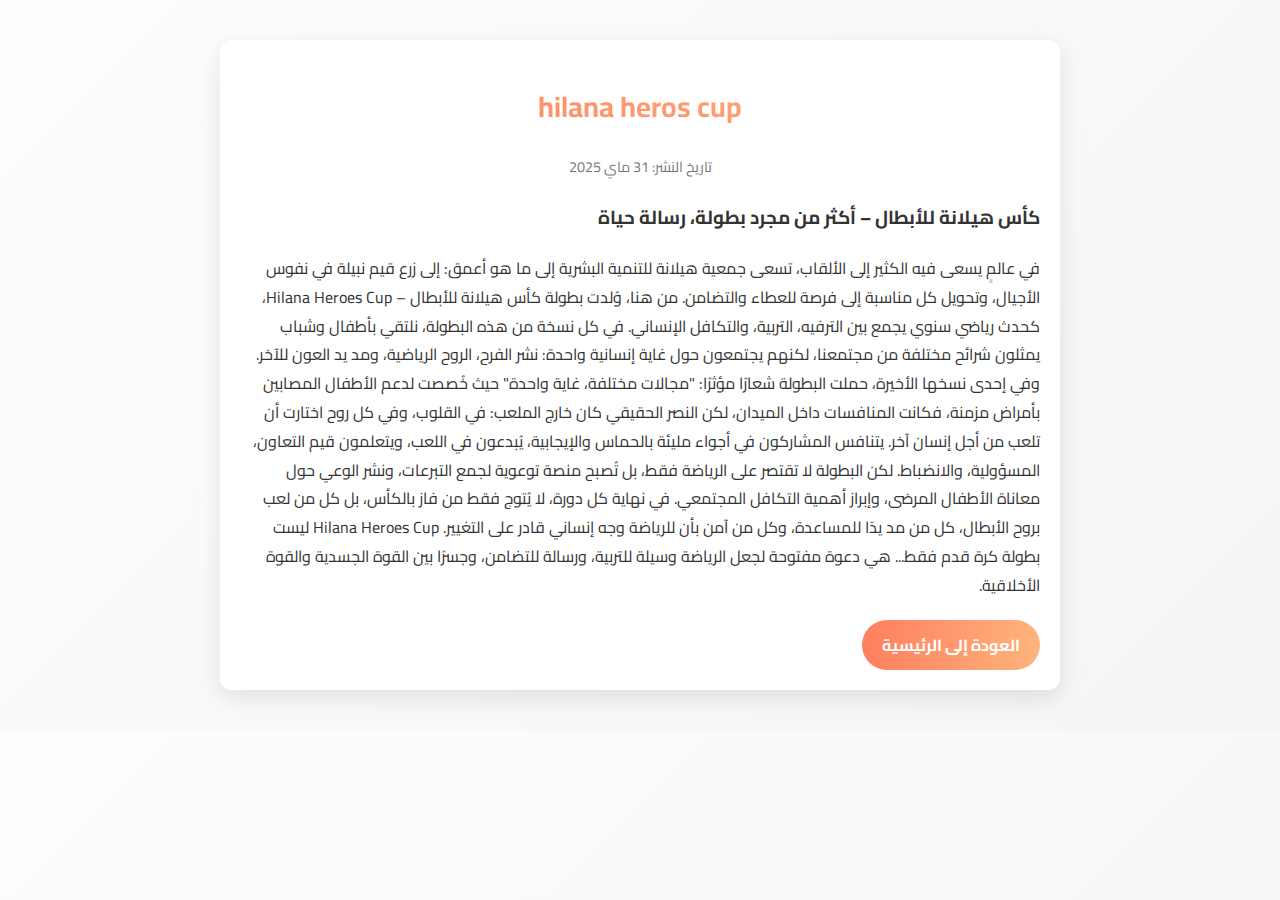
<file: Heroes/index.html>
<!DOCTYPE html>
<html lang="ar" dir="rtl">
<head>
  <meta charset="UTF-8" />
  <meta name="viewport" content="width=device-width, initial-scale=1.0" />
  <title>hilana heros cup</title>
  <style>
    @import url('https://fonts.googleapis.com/css2?family=Cairo:wght@400;700&display=swap');

    :root {
      --primary-color: #ff7e5f;
      --secondary-color: #feb47b;
      --text-color: #333;
      --background-color: #fdfdfd;
      --accent-color: #ff9472;
    }

    body {
      font-family: 'Cairo', sans-serif;
      background: linear-gradient(135deg, #fdfdfd, #f5f5f5);
      color: var(--text-color);
      margin: 0;
      padding: 0;
    }

    .container {
      max-width: 800px;
      margin: 40px auto;
      padding: 20px;
      background: #fff;
      border-radius: 12px;
      box-shadow: 0 8px 24px rgba(0,0,0,0.1);
      transition: transform 0.3s ease, box-shadow 0.3s ease;
    }

    .container:hover {
      transform: translateY(-5px);
      box-shadow: 0 12px 32px rgba(0,0,0,0.15);
    }

    h1 {
      background: linear-gradient(90deg, var(--primary-color), var(--secondary-color));
      -webkit-background-clip: text;
      -webkit-text-fill-color: transparent;
      font-size: 1.8em;
      margin-bottom: 20px;
      text-align: center;
    }

    .news-meta {
      text-align: center;
      font-size: 0.9em;
      color: #777;
      margin-bottom: 20px;
    }

    .news-content p {
      line-height: 1.8;
      margin-bottom: 20px;
    }

    img {
      width: 100%;
      max-height: 400px;
      object-fit: cover;
      border-radius: 8px;
      margin-bottom: 20px;
      box-shadow: 0 4px 12px rgba(0,0,0,0.1);
    }

    .back-button {
      display: inline-block;
      padding: 10px 20px;
      background: linear-gradient(90deg, var(--primary-color), var(--secondary-color));
      color: #fff;
      text-decoration: none;
      border-radius: 30px;
      font-weight: bold;
      transition: background 0.3s ease, transform 0.2s ease;
    }

    .back-button:hover {
      transform: scale(1.05);
      background: linear-gradient(90deg, var(--secondary-color), var(--primary-color));
    }
  </style>
</head>
<body>
  <div class="container">
    <h1>hilana heros cup</h1>
    

    <div class="news-meta">
      <span>تاريخ النشر: 31 ماي 2025</span>
    </div>

    <div class="news-content">
      <h3>كأس هيلانة للأبطال – أكثر من مجرد بطولة، رسالة حياة </h3>
      <p>في عالمٍ يسعى فيه الكثير إلى الألقاب، تسعى جمعية هيلانة للتنمية البشرية إلى ما هو أعمق: إلى زرع قيم نبيلة في نفوس الأجيال، وتحويل كل مناسبة إلى فرصة للعطاء والتضامن.
        من هنا، وُلدت بطولة كأس هيلانة للأبطال – Hilana Heroes Cup، كحدث رياضي سنوي يجمع بين الترفيه، التربية، والتكافل الإنساني.
        
        في كل نسخة من هذه البطولة، نلتقي بأطفال وشباب يمثلون شرائح مختلفة من مجتمعنا، لكنهم يجتمعون حول غاية إنسانية واحدة: نشر الفرح، الروح الرياضية، ومد يد العون للآخر.
        وفي إحدى نسخها الأخيرة، حملت البطولة شعارًا مؤثرًا:
        "مجالات مختلفة، غاية واحدة"
        حيث خُصصت لدعم الأطفال المصابين بأمراض مزمنة، فكانت المنافسات داخل الميدان، لكن النصر الحقيقي كان خارج الملعب: في القلوب، وفي كل روح اختارت أن تلعب من أجل إنسان آخر.
        
         يتنافس المشاركون في أجواء مليئة بالحماس والإيجابية، يُبدعون في اللعب، ويتعلمون قيم التعاون، المسؤولية، والانضباط.
        لكن البطولة لا تقتصر على الرياضة فقط، بل تُصبح منصة توعوية لجمع التبرعات، ونشر الوعي حول معاناة الأطفال المرضى، وإبراز أهمية التكافل المجتمعي.
        
         في نهاية كل دورة، لا يُتوج فقط من فاز بالكأس، بل كل من لعب بروح الأبطال، كل من مد يدًا للمساعدة، وكل من آمن بأن للرياضة وجه إنساني قادر على التغيير.
        
        Hilana Heroes Cup ليست بطولة كرة قدم فقط...
        هي دعوة مفتوحة لجعل الرياضة وسيلة للتربية، ورسالة للتضامن، وجسرًا بين القوة الجسدية والقوة الأخلاقية.</p>
    </div>

    <a href="index.html" class="back-button">العودة إلى الرئيسية</a>
  </div>
</body>
</html>
</file>
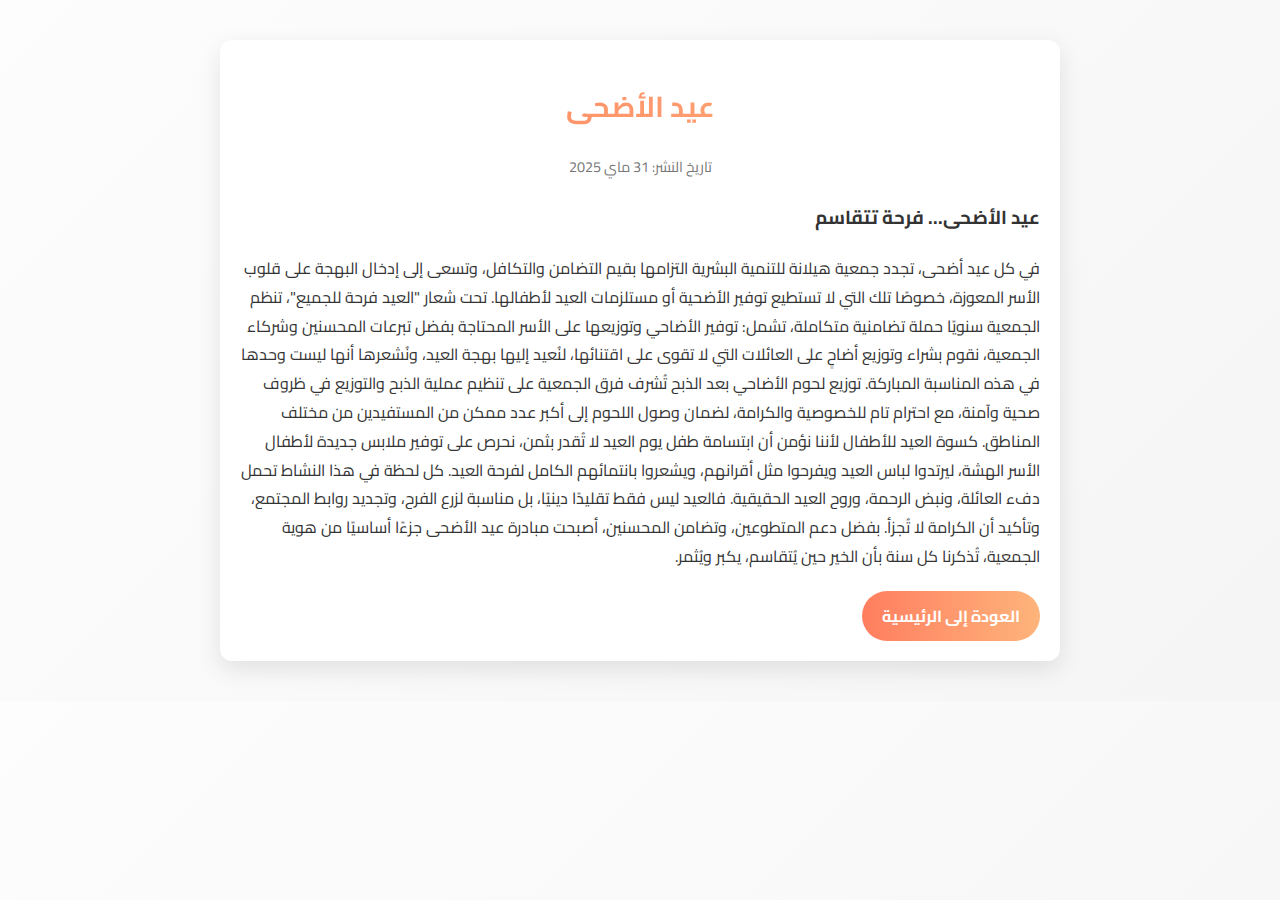
<file: L'Aïd Al-Adha/index.html>
<!DOCTYPE html>
<html lang="ar" dir="rtl">
<head>
  <meta charset="UTF-8" />
  <meta name="viewport" content="width=device-width, initial-scale=1.0" />
  <title>عيد الأضحى</title>
  <style>
    @import url('https://fonts.googleapis.com/css2?family=Cairo:wght@400;700&display=swap');

    :root {
      --primary-color: #ff7e5f;
      --secondary-color: #feb47b;
      --text-color: #333;
      --background-color: #fdfdfd;
      --accent-color: #ff9472;
    }

    body {
      font-family: 'Cairo', sans-serif;
      background: linear-gradient(135deg, #fdfdfd, #f5f5f5);
      color: var(--text-color);
      margin: 0;
      padding: 0;
    }

    .container {
      max-width: 800px;
      margin: 40px auto;
      padding: 20px;
      background: #fff;
      border-radius: 12px;
      box-shadow: 0 8px 24px rgba(0,0,0,0.1);
      transition: transform 0.3s ease, box-shadow 0.3s ease;
    }

    .container:hover {
      transform: translateY(-5px);
      box-shadow: 0 12px 32px rgba(0,0,0,0.15);
    }

    h1 {
      background: linear-gradient(90deg, var(--primary-color), var(--secondary-color));
      -webkit-background-clip: text;
      -webkit-text-fill-color: transparent;
      font-size: 1.8em;
      margin-bottom: 20px;
      text-align: center;
    }

    .news-meta {
      text-align: center;
      font-size: 0.9em;
      color: #777;
      margin-bottom: 20px;
    }

    .news-content p {
      line-height: 1.8;
      margin-bottom: 20px;
    }

    img {
      width: 100%;
      max-height: 400px;
      object-fit: cover;
      border-radius: 8px;
      margin-bottom: 20px;
      box-shadow: 0 4px 12px rgba(0,0,0,0.1);
    }

    .back-button {
      display: inline-block;
      padding: 10px 20px;
      background: linear-gradient(90deg, var(--primary-color), var(--secondary-color));
      color: #fff;
      text-decoration: none;
      border-radius: 30px;
      font-weight: bold;
      transition: background 0.3s ease, transform 0.2s ease;
    }

    .back-button:hover {
      transform: scale(1.05);
      background: linear-gradient(90deg, var(--secondary-color), var(--primary-color));
    }
  </style>
</head>
<body>
  <div class="container">
    <h1>عيد الأضحى</h1>
    

    <div class="news-meta">
      <span>تاريخ النشر: 31 ماي 2025</span>
    </div>

    <div class="news-content">
      <h3> عيد الأضحى... فرحة تتقاسم </h3>
      <p>

        في كل عيد أضحى، تجدد جمعية هيلانة للتنمية البشرية التزامها بقيم التضامن والتكافل، وتسعى إلى إدخال البهجة على قلوب الأسر المعوزة، خصوصًا تلك التي لا تستطيع توفير الأضحية أو مستلزمات العيد لأطفالها.
        
        تحت شعار "العيد فرحة للجميع"، تنظم الجمعية سنويًا حملة تضامنية متكاملة، تشمل:
        
        توفير الأضاحي وتوزيعها على الأسر المحتاجة
        بفضل تبرعات المحسنين وشركاء الجمعية، نقوم بشراء وتوزيع أضاحٍ على العائلات التي لا تقوى على اقتنائها، لنُعيد إليها بهجة العيد، ونُشعرها أنها ليست وحدها في هذه المناسبة المباركة.
        
         توزيع لحوم الأضاحي بعد الذبح
        تُشرف فرق الجمعية على تنظيم عملية الذبح والتوزيع في ظروف صحية وآمنة، مع احترام تام للخصوصية والكرامة، لضمان وصول اللحوم إلى أكبر عدد ممكن من المستفيدين من مختلف المناطق.
        
         كسوة العيد للأطفال
        لأننا نؤمن أن ابتسامة طفل يوم العيد لا تُقدر بثمن، نحرص على توفير ملابس جديدة لأطفال الأسر الهشة، ليرتدوا لباس العيد ويفرحوا مثل أقرانهم، ويشعروا بانتمائهم الكامل لفرحة العيد.
        
        كل لحظة في هذا النشاط تحمل دفء العائلة، ونبض الرحمة، وروح العيد الحقيقية. فالعيد ليس فقط تقليدًا دينيًا، بل مناسبة لزرع الفرح، وتجديد روابط المجتمع، وتأكيد أن الكرامة لا تُجزأ.
        
        بفضل دعم المتطوعين، وتضامن المحسنين، أصبحت مبادرة عيد الأضحى جزءًا أساسيًا من هوية الجمعية، تُذكرنا كل سنة بأن الخير حين يُتقاسم، يكبر ويُثمر.</p>
    </div>

    <a href="index.html" class="back-button">العودة إلى الرئيسية</a>
  </div>
</body>
</html>
</file>
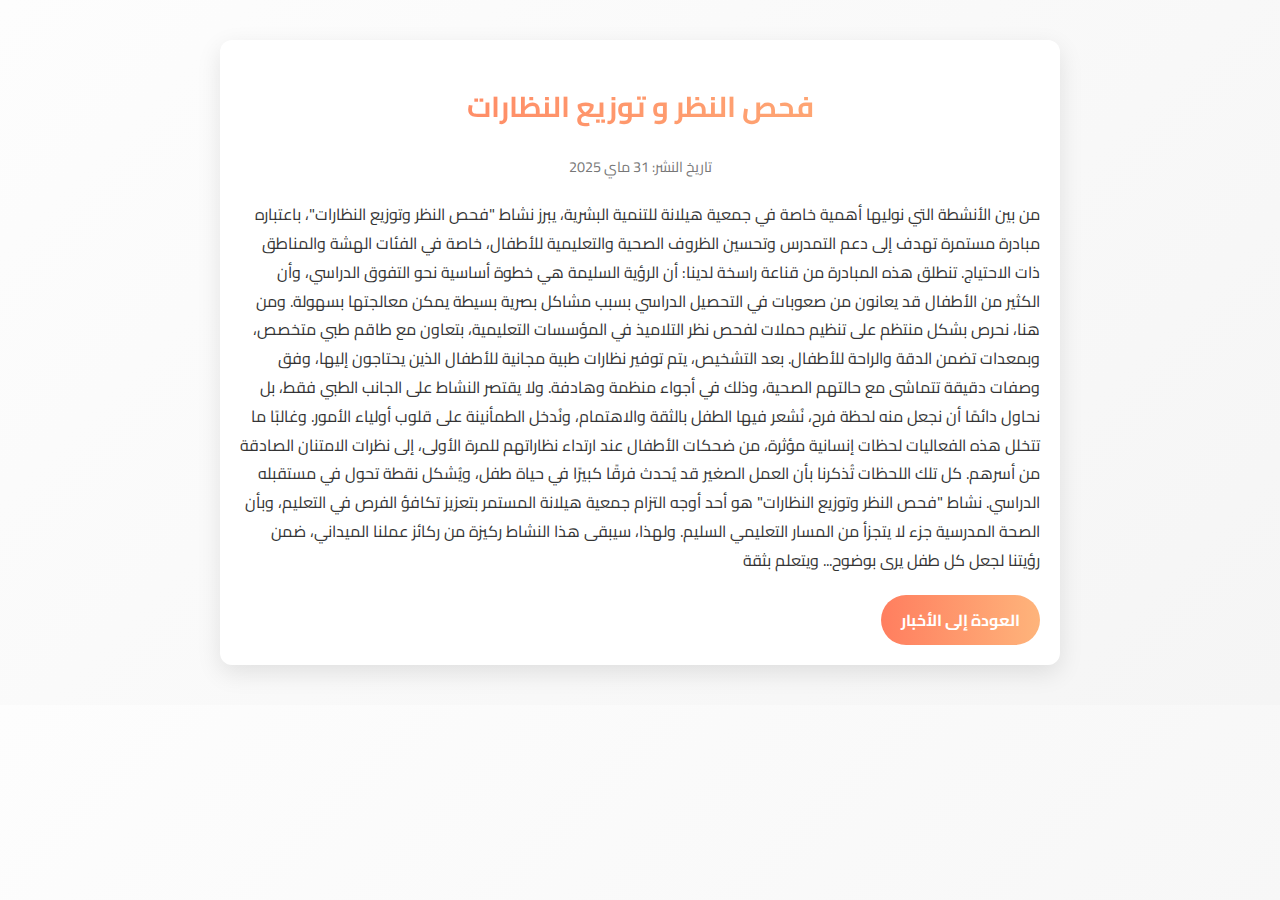
<file: Lunettes/index.html>
<!DOCTYPE html>
<html lang="ar" dir="rtl">
<head>
  <meta charset="UTF-8" />
  <meta name="viewport" content="width=device-width, initial-scale=1.0" />
  <title>فحص النظر و توزيع النظارات</title>
  <style>
    @import url('https://fonts.googleapis.com/css2?family=Cairo:wght@400;700&display=swap');

    :root {
      --primary-color: #ff7e5f;
      --secondary-color: #feb47b;
      --text-color: #333;
      --background-color: #fdfdfd;
      --accent-color: #ff9472;
    }

    body {
      font-family: 'Cairo', sans-serif;
      background: linear-gradient(135deg, #fdfdfd, #f5f5f5);
      color: var(--text-color);
      margin: 0;
      padding: 0;
    }

    .container {
      max-width: 800px;
      margin: 40px auto;
      padding: 20px;
      background: #fff;
      border-radius: 12px;
      box-shadow: 0 8px 24px rgba(0,0,0,0.1);
      transition: transform 0.3s ease, box-shadow 0.3s ease;
    }

    .container:hover {
      transform: translateY(-5px);
      box-shadow: 0 12px 32px rgba(0,0,0,0.15);
    }

    h1 {
      background: linear-gradient(90deg, var(--primary-color), var(--secondary-color));
      -webkit-background-clip: text;
      -webkit-text-fill-color: transparent;
      font-size: 1.8em;
      margin-bottom: 20px;
      text-align: center;
    }

    .news-meta {
      text-align: center;
      font-size: 0.9em;
      color: #777;
      margin-bottom: 20px;
    }

    .news-content p {
      line-height: 1.8;
      margin-bottom: 20px;
    }

    img {
      width: 100%;
      max-height: 400px;
      object-fit: cover;
      border-radius: 8px;
      margin-bottom: 20px;
      box-shadow: 0 4px 12px rgba(0,0,0,0.1);
    }

    .back-button {
      display: inline-block;
      padding: 10px 20px;
      background: linear-gradient(90deg, var(--primary-color), var(--secondary-color));
      color: #fff;
      text-decoration: none;
      border-radius: 30px;
      font-weight: bold;
      transition: background 0.3s ease, transform 0.2s ease;
    }

    .back-button:hover {
      transform: scale(1.05);
      background: linear-gradient(90deg, var(--secondary-color), var(--primary-color));
    }
  </style>
</head>
<body>
  <div class="container">
    <h1>فحص النظر و توزيع النظارات</h1>
    

    <div class="news-meta">
      <span>تاريخ النشر: 31 ماي 2025</span>
    </div>

    <div class="news-content">
     <p>من بين الأنشطة التي نوليها أهمية خاصة في جمعية هيلانة للتنمية البشرية، يبرز نشاط "فحص النظر وتوزيع النظارات"، باعتباره مبادرة مستمرة تهدف إلى دعم التمدرس وتحسين الظروف الصحية والتعليمية للأطفال، خاصة في الفئات الهشة والمناطق ذات الاحتياج.

        تنطلق هذه المبادرة من قناعة راسخة لدينا: أن الرؤية السليمة هي خطوة أساسية نحو التفوق الدراسي، وأن الكثير من الأطفال قد يعانون من صعوبات في التحصيل الدراسي بسبب مشاكل بصرية بسيطة يمكن معالجتها بسهولة. ومن هنا، نحرص بشكل منتظم على تنظيم حملات لفحص نظر التلاميذ في المؤسسات التعليمية، بتعاون مع طاقم طبي متخصص، وبمعدات تضمن الدقة والراحة للأطفال.
        
        بعد التشخيص، يتم توفير نظارات طبية مجانية للأطفال الذين يحتاجون إليها، وفق وصفات دقيقة تتماشى مع حالتهم الصحية، وذلك في أجواء منظمة وهادفة. ولا يقتصر النشاط على الجانب الطبي فقط، بل نحاول دائمًا أن نجعل منه لحظة فرح، نُشعر فيها الطفل بالثقة والاهتمام، ونُدخل الطمأنينة على قلوب أولياء الأمور.
        
        وغالبًا ما تتخلل هذه الفعاليات لحظات إنسانية مؤثرة، من ضحكات الأطفال عند ارتداء نظاراتهم للمرة الأولى، إلى نظرات الامتنان الصادقة من أسرهم. كل تلك اللحظات تُذكرنا بأن العمل الصغير قد يُحدث فرقًا كبيرًا في حياة طفل، ويُشكل نقطة تحول في مستقبله الدراسي.
        
        نشاط "فحص النظر وتوزيع النظارات" هو أحد أوجه التزام جمعية هيلانة المستمر بتعزيز تكافؤ الفرص في التعليم، وبأن الصحة المدرسية جزء لا يتجزأ من المسار التعليمي السليم. ولهذا، سيبقى هذا النشاط ركيزة من ركائز عملنا الميداني، ضمن رؤيتنا لجعل كل طفل يرى بوضوح... ويتعلم بثقة</p>
    </div>

    <a href="index.html" class="back-button">العودة إلى الأخبار</a>
  </div>
</body>
</html>
</file>
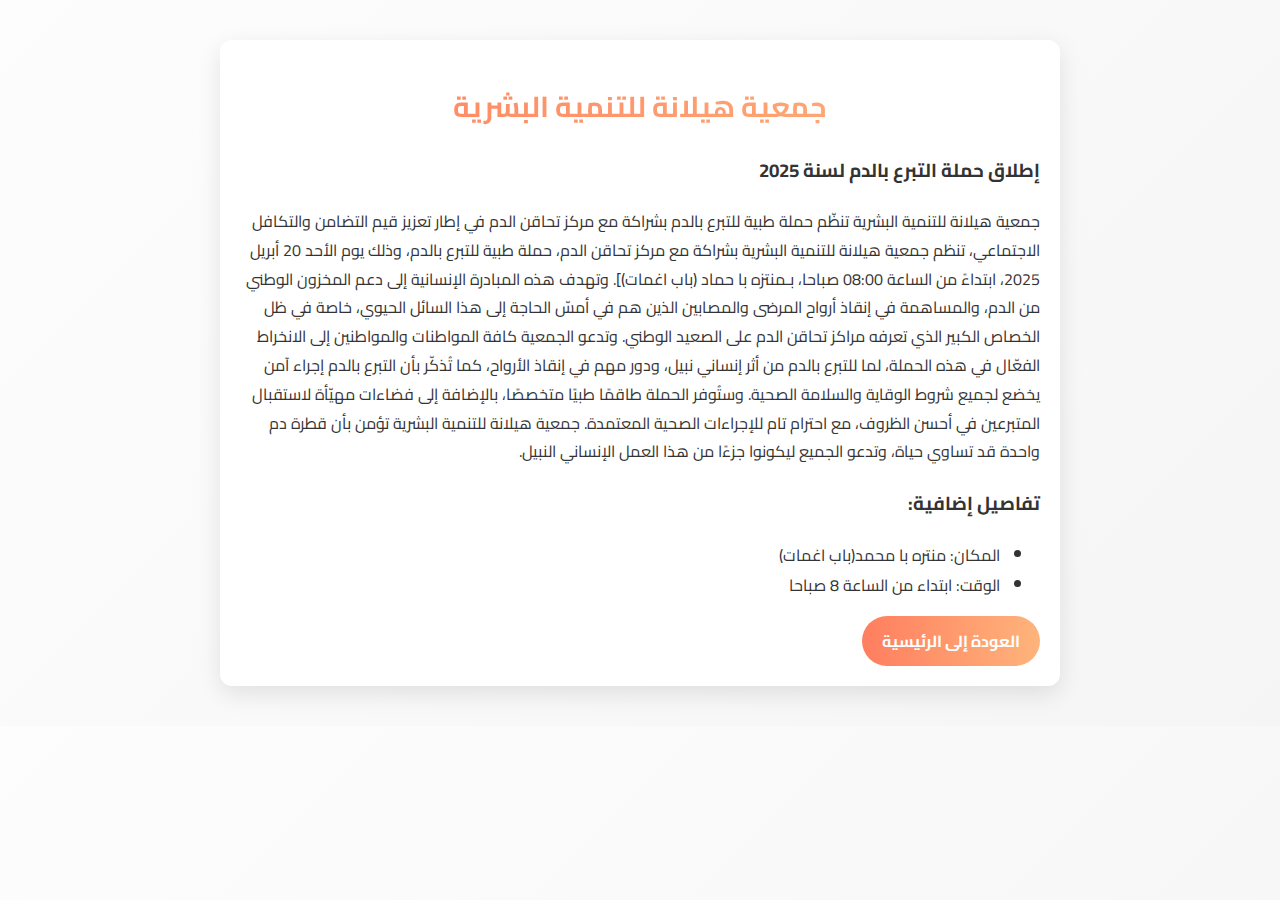
<file: news-details/index.html>
<!DOCTYPE html>
<html lang="ar" dir="rtl">
<head>
  <meta charset="UTF-8" />
  <meta name="viewport" content="width=device-width, initial-scale=1.0" />
  <title>التبرع بالدم</title>
  <style>
    @import url('https://fonts.googleapis.com/css2?family=Cairo:wght@400;700&display=swap');

    :root {
      --primary-color: #ff7e5f;
      --secondary-color: #feb47b;
      --text-color: #333;
      --background-color: #fdfdfd;
      --accent-color: #ff9472;
    }

    body {
      font-family: 'Cairo', sans-serif;
      background: linear-gradient(135deg, #fdfdfd, #f5f5f5);
      color: var(--text-color);
      margin: 0;
      padding: 0;
    }

    .container {
      max-width: 800px;
      margin: 40px auto;
      padding: 20px;
      background: #fff;
      border-radius: 12px;
      box-shadow: 0 8px 24px rgba(0,0,0,0.1);
      transition: transform 0.3s ease, box-shadow 0.3s ease;
    }

    .container:hover {
      transform: translateY(-5px);
      box-shadow: 0 12px 32px rgba(0,0,0,0.15);
    }

    h1 {
      background: linear-gradient(90deg, var(--primary-color), var(--secondary-color));
      -webkit-background-clip: text;
      -webkit-text-fill-color: transparent;
      font-size: 1.8em;
      margin-bottom: 20px;
      text-align: center;
    }

    .news-meta {
      text-align: center;
      font-size: 0.9em;
      color: #777;
      margin-bottom: 20px;
    }

    .news-content p {
      line-height: 1.8;
      margin-bottom: 20px;
    }

    img {
      width: 100%;
      max-height: 400px;
      object-fit: cover;
      border-radius: 8px;
      margin-bottom: 20px;
      box-shadow: 0 4px 12px rgba(0,0,0,0.1);
    }

    .back-button {
      display: inline-block;
      padding: 10px 20px;
      background: linear-gradient(90deg, var(--primary-color), var(--secondary-color));
      color: #fff;
      text-decoration: none;
      border-radius: 30px;
      font-weight: bold;
      transition: background 0.3s ease, transform 0.2s ease;
    }

    .back-button:hover {
      transform: scale(1.05);
      background: linear-gradient(90deg, var(--secondary-color), var(--primary-color));
    }
  </style>
</head>
<body>
  <div class="container">
    <h1>جمعية هيلانة للتنمية البشرية</h1>
    

    <div class="news-meta">
    </div>

    <div class="news-content">
        <h3>إطلاق حملة التبرع بالدم لسنة 2025</h3>
        <p>جمعية هيلانة للتنمية البشرية تنظّم حملة طبية للتبرع بالدم بشراكة مع مركز تحاقن الدم في إطار تعزيز قيم التضامن والتكافل الاجتماعي، تنظم جمعية هيلانة للتنمية البشرية بشراكة مع مركز تحاقن الدم، حملة طبية للتبرع بالدم، وذلك يوم الأحد 20 أبريل 2025، ابتداءً من الساعة 08:00 صباحا، بـمنتزه با حماد (باب اغمات)]. وتهدف هذه المبادرة الإنسانية إلى دعم المخزون الوطني من الدم، والمساهمة في إنقاذ أرواح المرضى والمصابين الذين هم في أمسّ الحاجة إلى هذا السائل الحيوي، خاصة في ظل الخصاص الكبير الذي تعرفه مراكز تحاقن الدم على الصعيد الوطني. وتدعو الجمعية كافة المواطنات والمواطنين إلى الانخراط الفعّال في هذه الحملة، لما للتبرع بالدم من أثر إنساني نبيل، ودور مهم في إنقاذ الأرواح، كما تُذكّر بأن التبرع بالدم إجراء آمن يخضع لجميع شروط الوقاية والسلامة الصحية. وستُوفر الحملة طاقمًا طبيًا متخصصًا، بالإضافة إلى فضاءات مهيّأة لاستقبال المتبرعين في أحسن الظروف، مع احترام تام للإجراءات الصحية المعتمدة. جمعية هيلانة للتنمية البشرية تؤمن بأن قطرة دم واحدة قد تساوي حياة، وتدعو الجميع ليكونوا جزءًا من هذا العمل الإنساني النبيل.</p>
         <h3>تفاصيل إضافية:</h3>
         <ul>
            <li>المكان: منتره با محمد(باب اغمات)</li>
            <li>الوقت: ابتداء من الساعة 8 صباحا</li>
         </ul>
    </div>
    <a href="index.html" class="back-button">العودة إلى الرئيسية</a>
  </div>
</body>
</html>
</file>
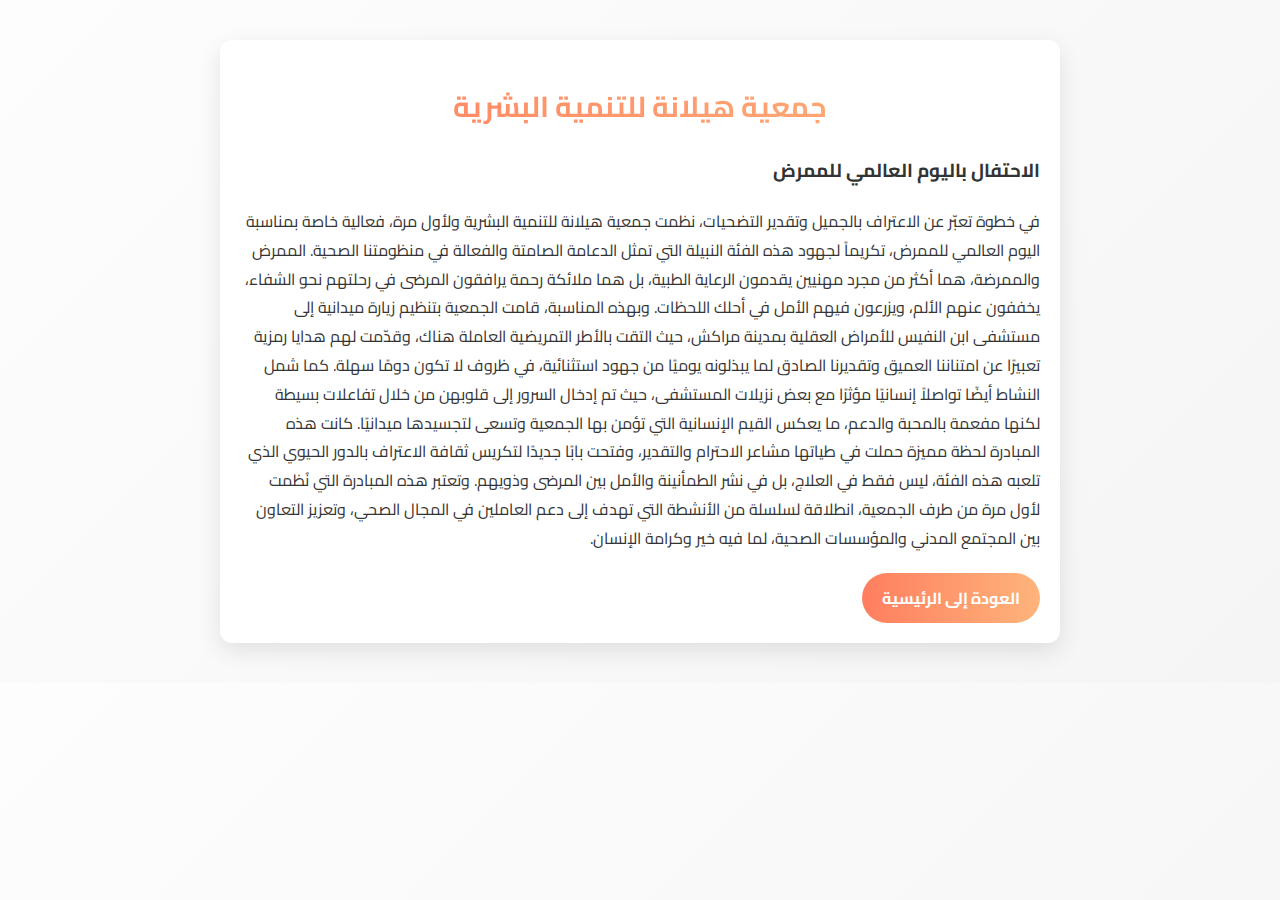
<file: news-details2/index.html>
<!DOCTYPE html>
<html lang="ar" dir="rtl">
<head>
  <meta charset="UTF-8" />
  <meta name="viewport" content="width=device-width, initial-scale=1.0" />
  <title>التبرع بالدم</title>
  <style>
    @import url('https://fonts.googleapis.com/css2?family=Cairo:wght@400;700&display=swap');

    :root {
      --primary-color: #ff7e5f;
      --secondary-color: #feb47b;
      --text-color: #333;
      --background-color: #fdfdfd;
      --accent-color: #ff9472;
    }

    body {
      font-family: 'Cairo', sans-serif;
      background: linear-gradient(135deg, #fdfdfd, #f5f5f5);
      color: var(--text-color);
      margin: 0;
      padding: 0;
    }

    .container {
      max-width: 800px;
      margin: 40px auto;
      padding: 20px;
      background: #fff;
      border-radius: 12px;
      box-shadow: 0 8px 24px rgba(0,0,0,0.1);
      transition: transform 0.3s ease, box-shadow 0.3s ease;
    }

    .container:hover {
      transform: translateY(-5px);
      box-shadow: 0 12px 32px rgba(0,0,0,0.15);
    }

    h1 {
      background: linear-gradient(90deg, var(--primary-color), var(--secondary-color));
      -webkit-background-clip: text;
      -webkit-text-fill-color: transparent;
      font-size: 1.8em;
      margin-bottom: 20px;
      text-align: center;
    }

    .news-meta {
      text-align: center;
      font-size: 0.9em;
      color: #777;
      margin-bottom: 20px;
    }

    .news-content p {
      line-height: 1.8;
      margin-bottom: 20px;
    }

    img {
      width: 100%;
      max-height: 400px;
      object-fit: cover;
      border-radius: 8px;
      margin-bottom: 20px;
      box-shadow: 0 4px 12px rgba(0,0,0,0.1);
    }

    .back-button {
      display: inline-block;
      padding: 10px 20px;
      background: linear-gradient(90deg, var(--primary-color), var(--secondary-color));
      color: #fff;
      text-decoration: none;
      border-radius: 30px;
      font-weight: bold;
      transition: background 0.3s ease, transform 0.2s ease;
    }

    .back-button:hover {
      transform: scale(1.05);
      background: linear-gradient(90deg, var(--secondary-color), var(--primary-color));
    }
  </style>
</head>
<body>
  <div class="container">
    <h1>جمعية هيلانة للتنمية البشرية</h1>
    

    <div class="news-meta">
    </div>

    <div class="news-content">
        <h3>الاحتفال باليوم العالمي للممرض</h3>
        <p>في خطوة تعبّر عن الاعتراف بالجميل وتقدير التضحيات، نظمت جمعية هيلانة للتنمية البشرية ولأول مرة، فعالية خاصة بمناسبة اليوم العالمي للممرض، تكريماً لجهود هذه الفئة النبيلة التي تمثل الدعامة الصامتة والفعالة في منظومتنا الصحية.

            الممرض والممرضة، هما أكثر من مجرد مهنيين يقدمون الرعاية الطبية، بل هما ملائكة رحمة يرافقون المرضى في رحلتهم نحو الشفاء، يخففون عنهم الألم، ويزرعون فيهم الأمل في أحلك اللحظات.
           
            وبهذه المناسبة، قامت الجمعية بتنظيم زيارة ميدانية إلى مستشفى ابن النفيس للأمراض العقلية بمدينة مراكش، حيث التقت بالأطر التمريضية العاملة هناك، وقدّمت لهم هدايا رمزية تعبيرًا عن امتناننا العميق وتقديرنا الصادق لما يبذلونه يوميًا من جهود استثنائية، في ظروف لا تكون دومًا سهلة.
           
           كما شمل النشاط أيضًا تواصلاً إنسانيًا مؤثرًا مع بعض نزيلات المستشفى، حيث تم إدخال السرور إلى قلوبهن من خلال تفاعلات بسيطة لكنها مفعمة بالمحبة والدعم، ما يعكس القيم الإنسانية التي تؤمن بها الجمعية وتسعى لتجسيدها ميدانيًا.
           
            كانت هذه المبادرة لحظة مميزة حملت في طياتها مشاعر الاحترام والتقدير، وفتحت بابًا جديدًا لتكريس ثقافة الاعتراف بالدور الحيوي الذي تلعبه هذه الفئة، ليس فقط في العلاج، بل في نشر الطمأنينة والأمل بين المرضى وذويهم.
           
            وتعتبر هذه المبادرة التي نُظمت لأول مرة من طرف الجمعية، انطلاقة لسلسلة من الأنشطة التي تهدف إلى دعم العاملين في المجال الصحي، وتعزيز التعاون بين المجتمع المدني والمؤسسات الصحية، لما فيه خير وكرامة الإنسان.</p>
    </div>
    <a href="index.html" class="back-button">العودة إلى الرئيسية</a>
  </div>
</body>
</html>
</file>
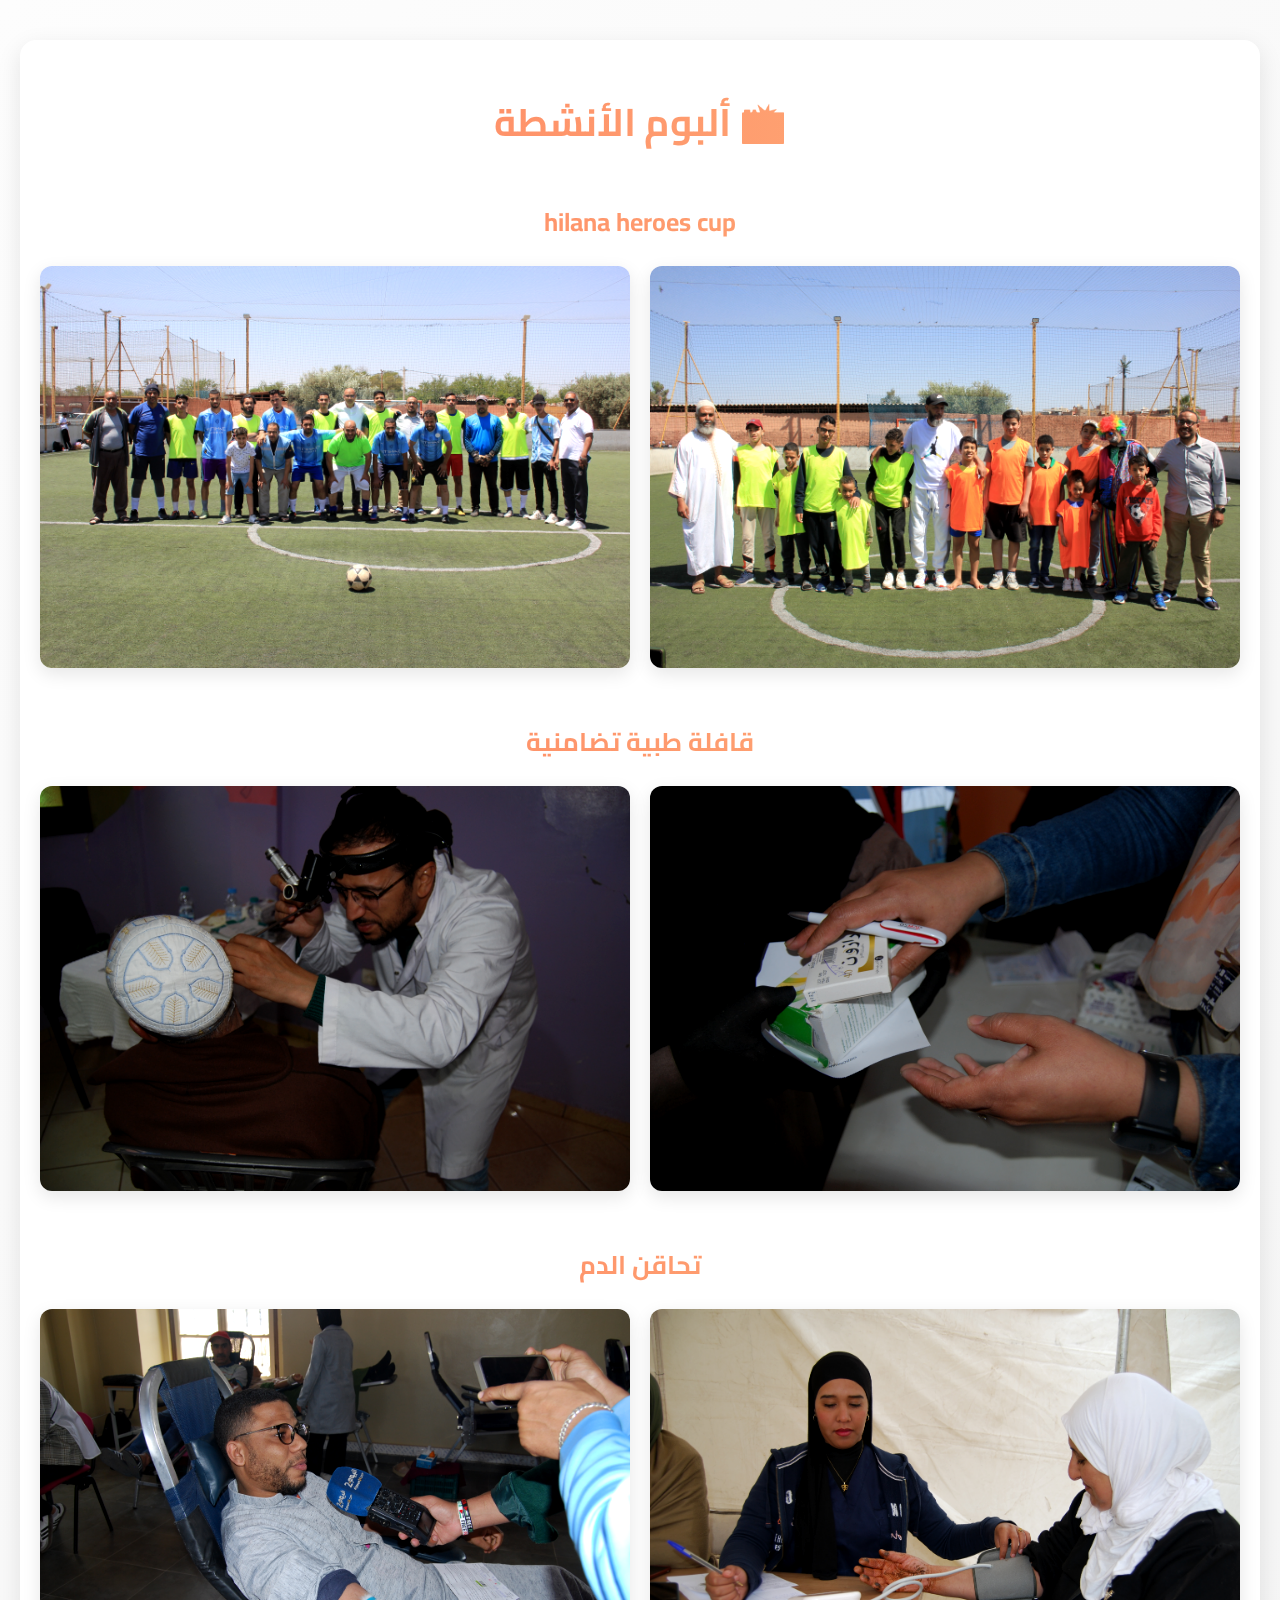
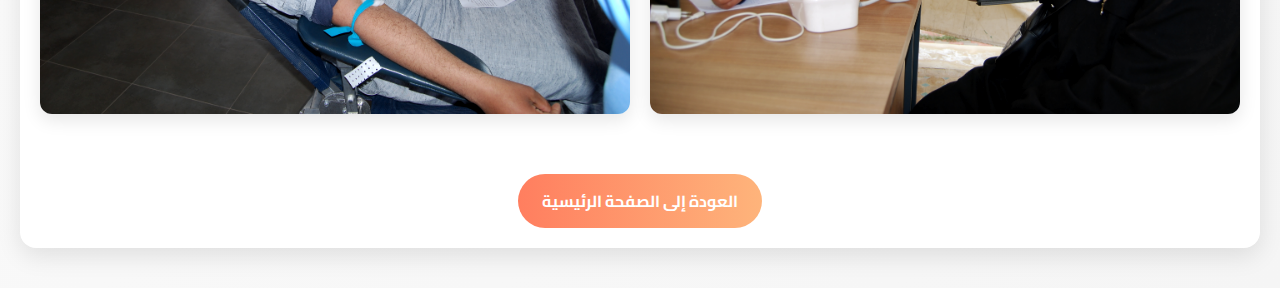
<file: photo/index.html>
<!DOCTYPE html>
<html lang="ar" dir="rtl">
<head>
  <meta charset="UTF-8" />
  <meta name="viewport" content="width=device-width, initial-scale=1.0" />
  <title>📸 ألبوم الأنشطة</title>
  <style>
    @import url('https://fonts.googleapis.com/css2?family=Cairo:wght@400;700&display=swap');

    :root {
      --primary-color: #ff7e5f;
      --secondary-color: #feb47b;
      --text-color: #333;
      --background-color: #fdfdfd;
      --accent-color: #ff9472;
    }

    body {
      font-family: 'Cairo', sans-serif;
      background: linear-gradient(135deg, #fdfdfd, #f5f5f5);
      color: var(--text-color);
      margin: 0;
      padding: 0;
    }

    .container {
      max-width: 1200px;
      margin: 40px auto;
      padding: 20px;
      background: #fff;
      border-radius: 16px;
      box-shadow: 0 8px 24px rgba(0,0,0,0.1);
    }

    h1 {
      background: linear-gradient(90deg, var(--primary-color), var(--secondary-color));
      -webkit-background-clip: text;
      -webkit-text-fill-color: transparent;
      font-size: 2.4em;
      text-align: center;
      margin-bottom: 40px;
    }

    .activity {
      margin-bottom: 50px;
    }

    .activity h2 {
      background: linear-gradient(90deg, var(--primary-color), var(--secondary-color));
      -webkit-background-clip: text;
      -webkit-text-fill-color: transparent;
      font-size: 1.6em;
      margin-bottom: 20px;
      text-align: center;
    }

    .gallery {
      display: grid;
      grid-template-columns: repeat(auto-fit, minmax(250px, 1fr));
      gap: 20px;
    }

    .photo-card {
      overflow: hidden;
      border-radius: 12px;
      box-shadow: 0 6px 18px rgba(0,0,0,0.1);
      transition: transform 0.3s ease, box-shadow 0.3s ease;
    }

    .photo-card img {
      width: 100%;
      height: 100%;
      object-fit: cover;
      transition: transform 0.4s ease, filter 0.4s ease;
      filter: grayscale(10%) contrast(1.1);
    }

    .photo-card:hover {
      transform: translateY(-5px);
      box-shadow: 0 12px 32px rgba(0,0,0,0.15);
    }

    .photo-card:hover img {
      transform: scale(1.05);
      filter: grayscale(0%) contrast(1.3);
    }

    .back-button {
      display: block;
      width: fit-content;
      margin: 60px auto 0;
      padding: 12px 24px;
      background: linear-gradient(90deg, var(--primary-color), var(--secondary-color));
      color: #fff;
      text-decoration: none;
      border-radius: 30px;
      font-weight: bold;
      text-align: center;
      transition: background 0.3s ease, transform 0.2s ease;
    }

    .back-button:hover {
      transform: scale(1.05);
      background: linear-gradient(90deg, var(--secondary-color), var(--primary-color));
    }
  </style>
</head>
<body>
  <div class="container">
    <h1>📸 ألبوم الأنشطة</h1>

    <!-- نشاط 1 -->
    <div class="activity">
      <h2>hilana heroes cup</h2>
      <div class="gallery">
        <div class="photo-card">
          <img src="IMG_5972.JPG" alt="نشاط فحص النظر">
        </div>
        <div class="photo-card">
          <img src="IMG_6039.JPG" alt="نشاط فحص النظر">
        </div>
      </div>
    </div>

    <!-- نشاط 2 -->
    <div class="activity">
      <h2>قافلة طبية تضامنية</h2>
      <div class="gallery">
        <div class="photo-card">
          <img src="DSC_0524.JPG" alt="نشاط توزيع المحافظ">
        </div>
        <div class="photo-card">
          <img src="DSC_0423.JPG" alt="نشاط توزيع المحافظ">
        </div>
      </div>
    </div>

    <!-- نشاط 3 -->
    <div class="activity">
      <h2>تحاقن الدم</h2>
      <div class="gallery">
        <div class="photo-card">
          <img src="DSC_0070.JPG" alt="حملة التبرعات">
        </div>
        <div class="photo-card">
          <img src="DSC_0558.JPG" alt="حملة التبرعات">
        </div>
      </div>
    </div>

    <!-- يمكنك إضافة المزيد من الأنشطة هنا بنفس النمط -->

    <a href="index.html" class="back-button">العودة إلى الصفحة الرئيسية</a>
  </div>
</body>
</html>
</file>
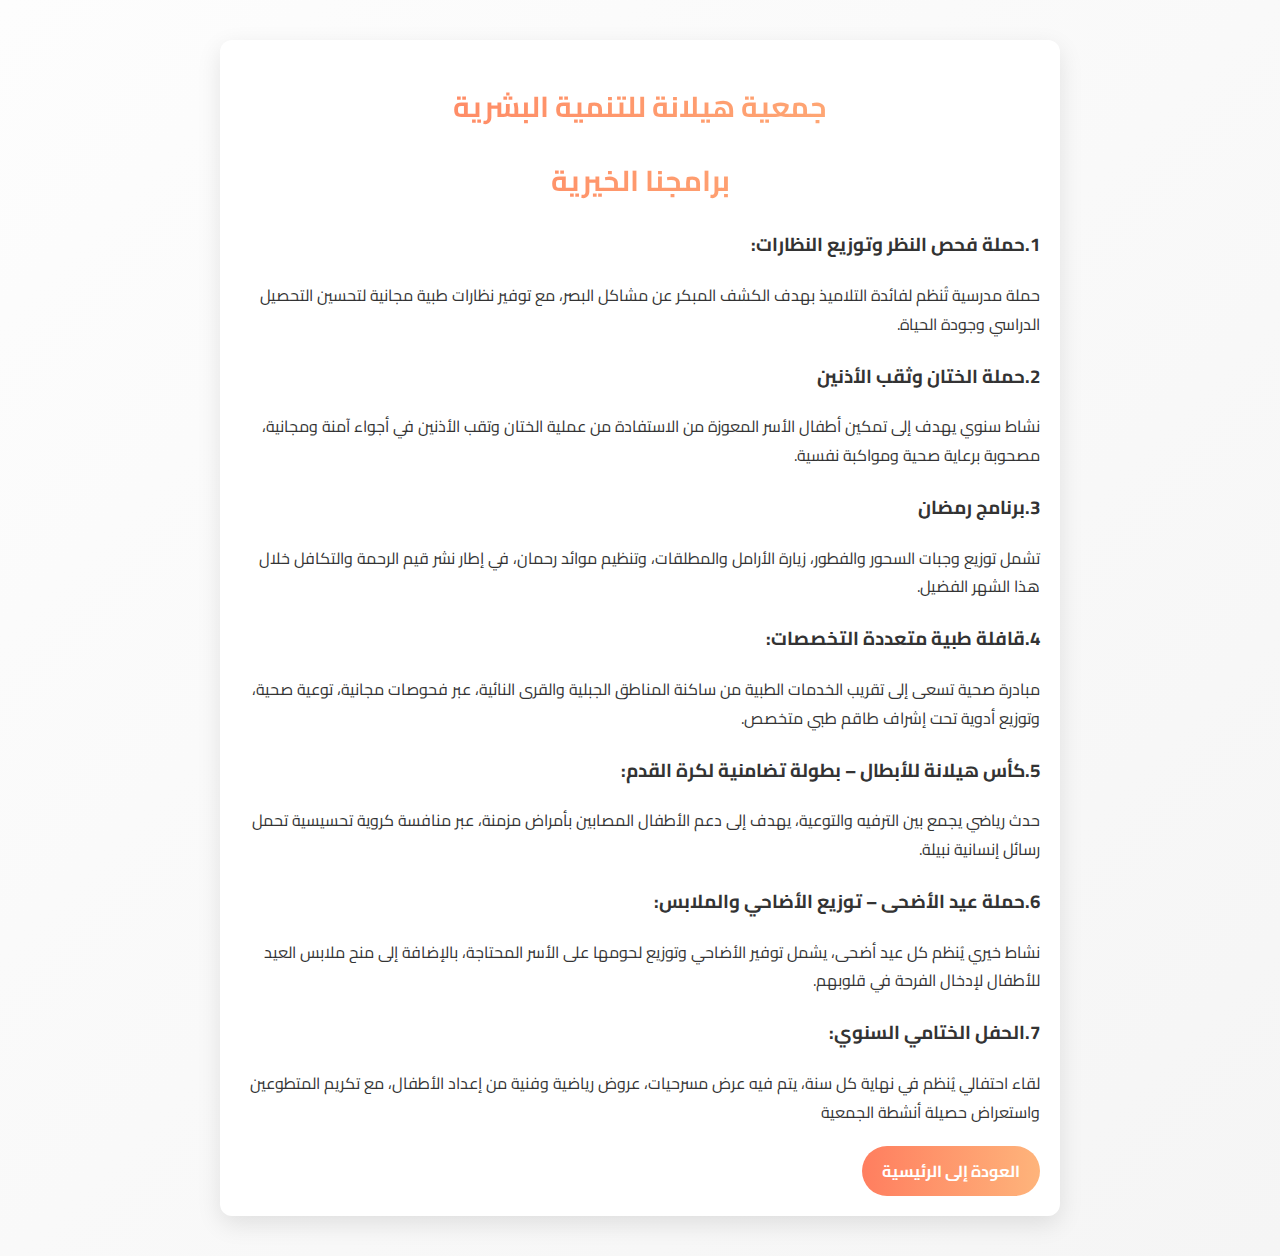
<file: programe/index.html>
<!DOCTYPE html>
<html lang="ar" dir="rtl">
<head>
  <meta charset="UTF-8" />
  <meta name="viewport" content="width=device-width, initial-scale=1.0" />
  <title>المزيد عنا</title>
  <style>
    @import url('https://fonts.googleapis.com/css2?family=Cairo:wght@400;700&display=swap');

    :root {
      --primary-color: #ff7e5f;
      --secondary-color: #feb47b;
      --text-color: #333;
      --background-color: #fdfdfd;
      --accent-color: #ff9472;
    }

    body {
      font-family: 'Cairo', sans-serif;
      background: linear-gradient(135deg, #fdfdfd, #f5f5f5);
      color: var(--text-color);
      margin: 0;
      padding: 0;
    }

    .container {
      max-width: 800px;
      margin: 40px auto;
      padding: 20px;
      background: #fff;
      border-radius: 12px;
      box-shadow: 0 8px 24px rgba(0,0,0,0.1);
      transition: transform 0.3s ease, box-shadow 0.3s ease;
    }

    .container:hover {
      transform: translateY(-5px);
      box-shadow: 0 12px 32px rgba(0,0,0,0.15);
    }

    h1 {
      background: linear-gradient(90deg, var(--primary-color), var(--secondary-color));
      -webkit-background-clip: text;
      -webkit-text-fill-color: transparent;
      font-size: 1.8em;
      margin-bottom: 20px;
      text-align: center;
    }

    .news-meta {
      text-align: center;
      font-size: 0.9em;
      color: #777;
      margin-bottom: 20px;
    }

    .news-content p {
      line-height: 1.8;
      margin-bottom: 20px;
    }

    img {
      width: 100%;
      max-height: 400px;
      object-fit: cover;
      border-radius: 8px;
      margin-bottom: 20px;
      box-shadow: 0 4px 12px rgba(0,0,0,0.1);
    }

    .back-button {
      display: inline-block;
      padding: 10px 20px;
      background: linear-gradient(90deg, var(--primary-color), var(--secondary-color));
      color: #fff;
      text-decoration: none;
      border-radius: 30px;
      font-weight: bold;
      transition: background 0.3s ease, transform 0.2s ease;
    }

    .back-button:hover {
      transform: scale(1.05);
      background: linear-gradient(90deg, var(--secondary-color), var(--primary-color));
    }
  </style>
</head>
<body>
  <div class="container">
    <h1>جمعية هيلانة للتنمية البشرية</h1>
    <h1>برامجنا الخيرية</h1>
    

    <div class="news-meta">
    </div>

    <div class="news-content">
        <h3>1.حملة فحص النظر وتوزيع النظارات:</h3>
        <p>حملة مدرسية تُنظم لفائدة التلاميذ بهدف الكشف المبكر عن مشاكل البصر، مع توفير نظارات طبية مجانية لتحسين التحصيل الدراسي وجودة الحياة.
        </p>
        <h3>2.حملة الختان وثقب الأذنين</h3>
        <p>نشاط سنوي يهدف إلى تمكين أطفال الأسر المعوزة من الاستفادة من عملية الختان وتقب الأذنين في أجواء آمنة ومجانية، مصحوبة برعاية صحية ومواكبة نفسية.
        </p>
        <h3>3.برنامج رمضان</h3>
        <p>تشمل توزيع وجبات السحور والفطور، زيارة الأرامل والمطلقات، وتنظيم موائد رحمان، في إطار نشر قيم الرحمة والتكافل خلال هذا الشهر الفضيل.
        </p>
        <h3>4.قافلة طبية متعددة التخصصات: </h3>
        <p>مبادرة صحية تسعى إلى تقريب الخدمات الطبية من ساكنة المناطق الجبلية والقرى النائية، عبر فحوصات مجانية، توعية صحية، وتوزيع أدوية تحت إشراف طاقم طبي متخصص.
        </p>
        <h3>5.كأس هيلانة للأبطال – بطولة تضامنية لكرة القدم:</h3>
        <p>حدث رياضي يجمع بين الترفيه والتوعية، يهدف إلى دعم الأطفال المصابين بأمراض مزمنة، عبر منافسة كروية تحسيسية تحمل رسائل إنسانية نبيلة.
        </p>
        <h3>6.حملة عيد الأضحى – توزيع الأضاحي والملابس:</h3>
        <p>نشاط خيري يُنظم كل عيد أضحى، يشمل توفير الأضاحي وتوزيع لحومها على الأسر المحتاجة، بالإضافة إلى منح ملابس العيد للأطفال لإدخال الفرحة في قلوبهم.
        </p>
        <h3>7.الحفل الختامي السنوي: </h3>
        <p>لقاء احتفالي يُنظم في نهاية كل سنة، يتم فيه عرض مسرحيات، عروض رياضية وفنية من إعداد الأطفال، مع تكريم المتطوعين واستعراض حصيلة أنشطة الجمعية
        </p>


    <a href="index.html" class="back-button">العودة إلى الرئيسية</a>
  </div>
</body>
</html>
</file>
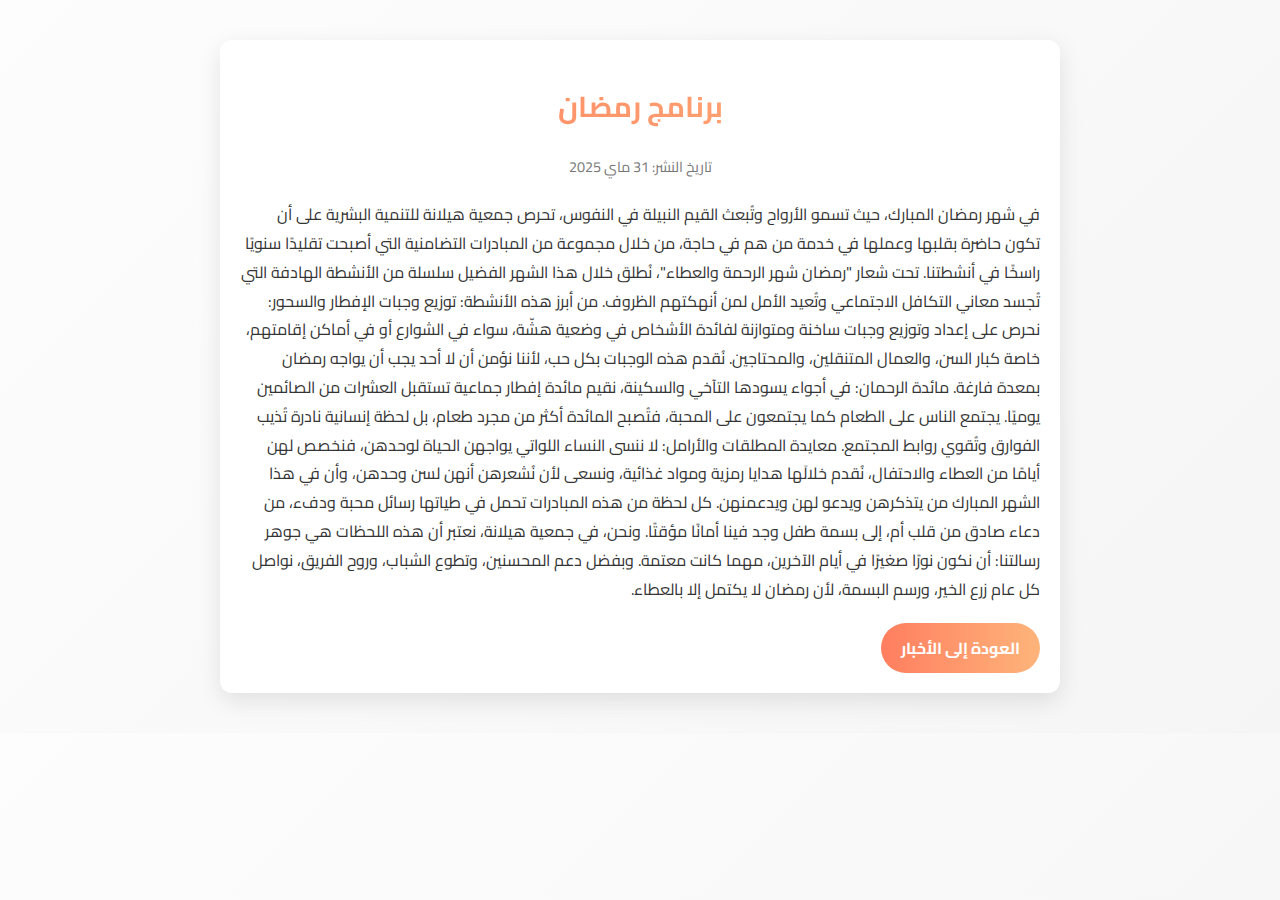
<file: Ramadan/index.html>
<!DOCTYPE html>
<html lang="ar" dir="rtl">
<head>
  <meta charset="UTF-8" />
  <meta name="viewport" content="width=device-width, initial-scale=1.0" />
  <title>رمضان</title>
  <style>
    @import url('https://fonts.googleapis.com/css2?family=Cairo:wght@400;700&display=swap');

    :root {
      --primary-color: #ff7e5f;
      --secondary-color: #feb47b;
      --text-color: #333;
      --background-color: #fdfdfd;
      --accent-color: #ff9472;
    }

    body {
      font-family: 'Cairo', sans-serif;
      background: linear-gradient(135deg, #fdfdfd, #f5f5f5);
      color: var(--text-color);
      margin: 0;
      padding: 0;
    }

    .container {
      max-width: 800px;
      margin: 40px auto;
      padding: 20px;
      background: #fff;
      border-radius: 12px;
      box-shadow: 0 8px 24px rgba(0,0,0,0.1);
      transition: transform 0.3s ease, box-shadow 0.3s ease;
    }

    .container:hover {
      transform: translateY(-5px);
      box-shadow: 0 12px 32px rgba(0,0,0,0.15);
    }

    h1 {
      background: linear-gradient(90deg, var(--primary-color), var(--secondary-color));
      -webkit-background-clip: text;
      -webkit-text-fill-color: transparent;
      font-size: 1.8em;
      margin-bottom: 20px;
      text-align: center;
    }

    .news-meta {
      text-align: center;
      font-size: 0.9em;
      color: #777;
      margin-bottom: 20px;
    }

    .news-content p {
      line-height: 1.8;
      margin-bottom: 20px;
    }

    img {
      width: 100%;
      max-height: 400px;
      object-fit: cover;
      border-radius: 8px;
      margin-bottom: 20px;
      box-shadow: 0 4px 12px rgba(0,0,0,0.1);
    }

    .back-button {
      display: inline-block;
      padding: 10px 20px;
      background: linear-gradient(90deg, var(--primary-color), var(--secondary-color));
      color: #fff;
      text-decoration: none;
      border-radius: 30px;
      font-weight: bold;
      transition: background 0.3s ease, transform 0.2s ease;
    }

    .back-button:hover {
      transform: scale(1.05);
      background: linear-gradient(90deg, var(--secondary-color), var(--primary-color));
    }
  </style>
</head>
<body>
  <div class="container">
    <h1>برنامج رمضان</h1>
    

    <div class="news-meta">
      <span>تاريخ النشر: 31 ماي 2025</span>
    </div>

    <div class="news-content">
      <p>في شهر رمضان المبارك، حيث تسمو الأرواح وتُبعث القيم النبيلة في النفوس، تحرص جمعية هيلانة للتنمية البشرية على أن تكون حاضرة بقلبها وعملها في خدمة من هم في حاجة، من خلال مجموعة من المبادرات التضامنية التي أصبحت تقليدًا سنويًا راسخًا في أنشطتنا.

        تحت شعار "رمضان شهر الرحمة والعطاء"، نُطلق خلال هذا الشهر الفضيل سلسلة من الأنشطة الهادفة التي تُجسد معاني التكافل الاجتماعي وتُعيد الأمل لمن أنهكتهم الظروف. من أبرز هذه الأنشطة:
        
         توزيع وجبات الإفطار والسحور:
        نحرص على إعداد وتوزيع وجبات ساخنة ومتوازنة لفائدة الأشخاص في وضعية هشّة، سواء في الشوارع أو في أماكن إقامتهم، خاصة كبار السن، والعمال المتنقلين، والمحتاجين. نُقدم هذه الوجبات بكل حب، لأننا نؤمن أن لا أحد يجب أن يواجه رمضان بمعدة فارغة.
        
         مائدة الرحمان:
        في أجواء يسودها التآخي والسكينة، نقيم مائدة إفطار جماعية تستقبل العشرات من الصائمين يوميًا. يجتمع الناس على الطعام كما يجتمعون على المحبة، فتُصبح المائدة أكثر من مجرد طعام، بل لحظة إنسانية نادرة تُذيب الفوارق وتُقوي روابط المجتمع.
        
        معايدة المطلقات والأرامل:
        لا ننسى النساء اللواتي يواجهن الحياة لوحدهن، فنخصص لهن أيامًا من العطاء والاحتفال، نُقدم خلالَها هدايا رمزية ومواد غذائية، ونسعى لأن نُشعرهن أنهن لسن وحدهن، وأن في هذا الشهر المبارك من يتذكرهن ويدعو لهن ويدعمنهن.
        
        كل لحظة من هذه المبادرات تحمل في طياتها رسائل محبة ودفء، من دعاء صادق من قلب أم، إلى بسمة طفل وجد فينا أمانًا مؤقتًا. ونحن، في جمعية هيلانة، نعتبر أن هذه اللحظات هي جوهر رسالتنا: أن نكون نورًا صغيرًا في أيام الآخرين، مهما كانت معتمة.
        
        وبفضل دعم المحسنين، وتطوع الشباب، وروح الفريق، نواصل كل عام زرع الخير، ورسم البسمة، لأن رمضان لا يكتمل إلا بالعطاء.</p>
    </div>

    <a href="index.html" class="back-button">العودة إلى الأخبار</a>
  </div>
</body>
</html>
</file>
